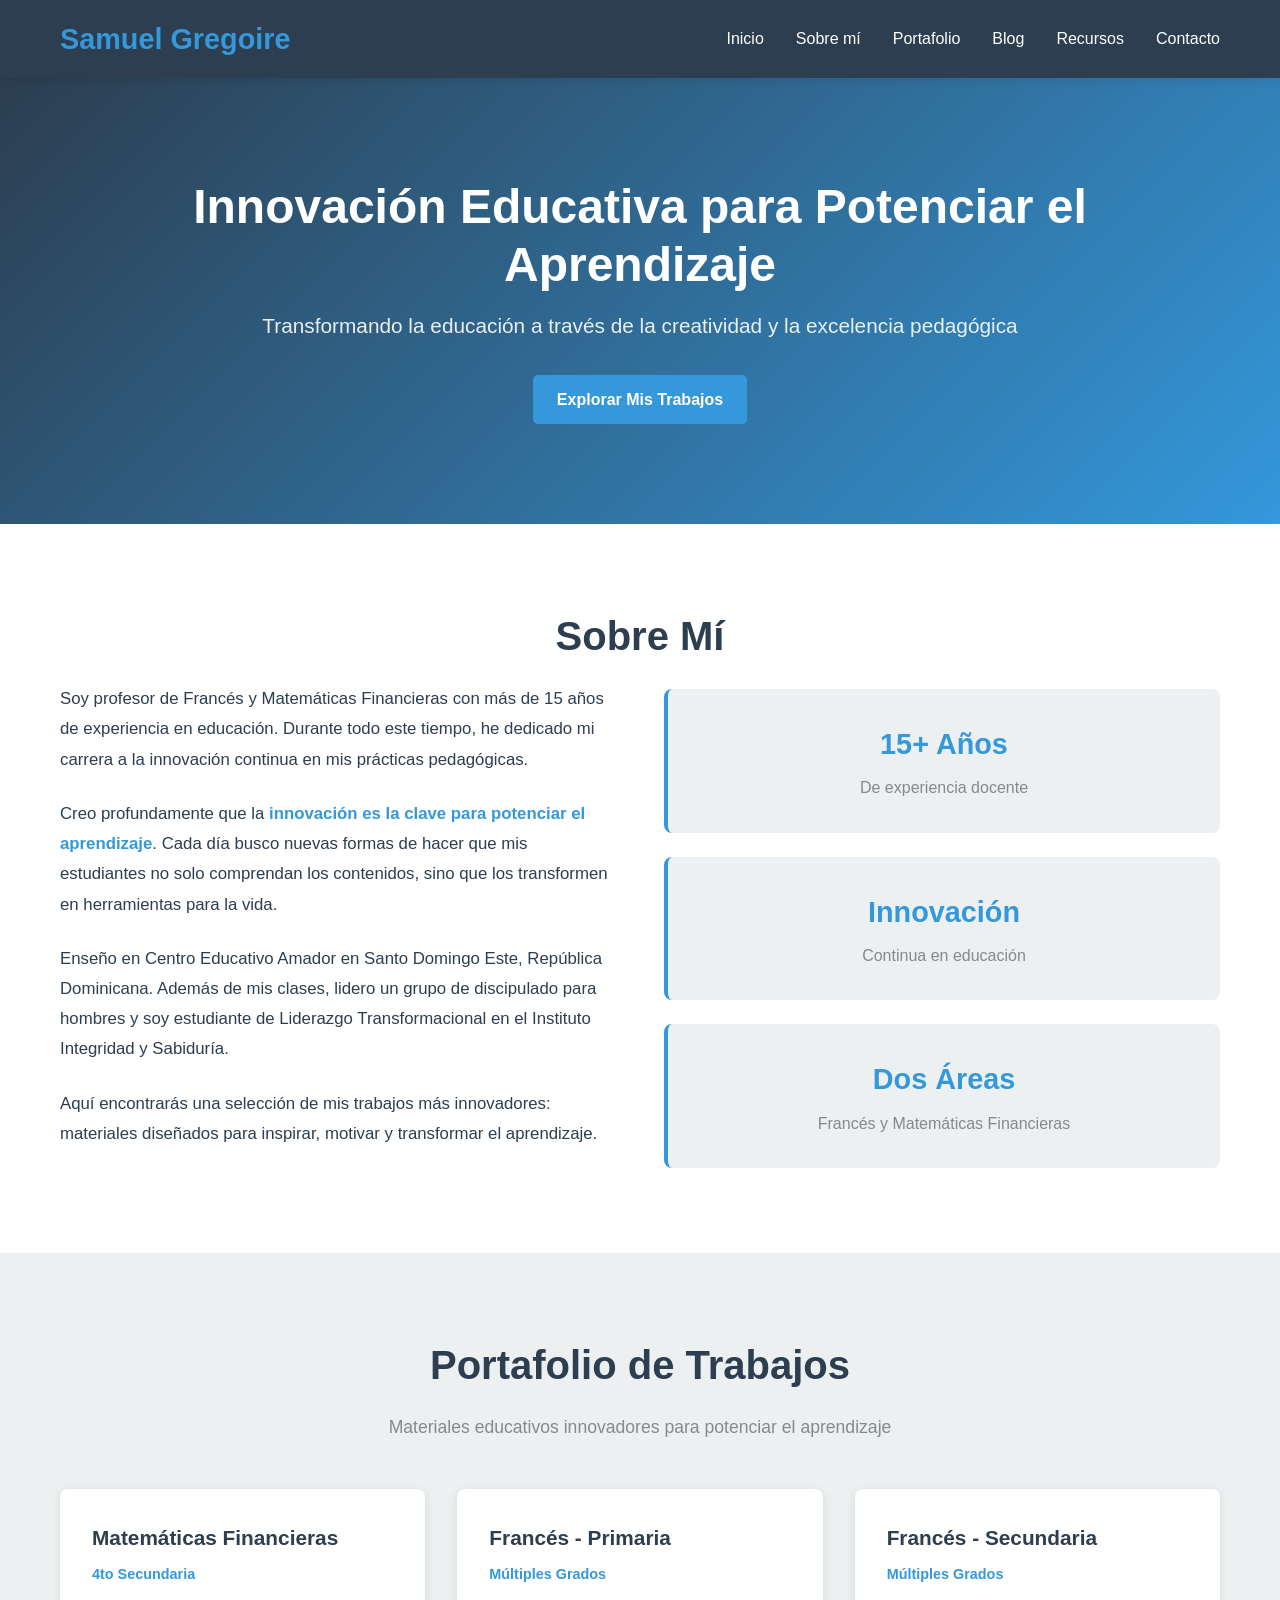
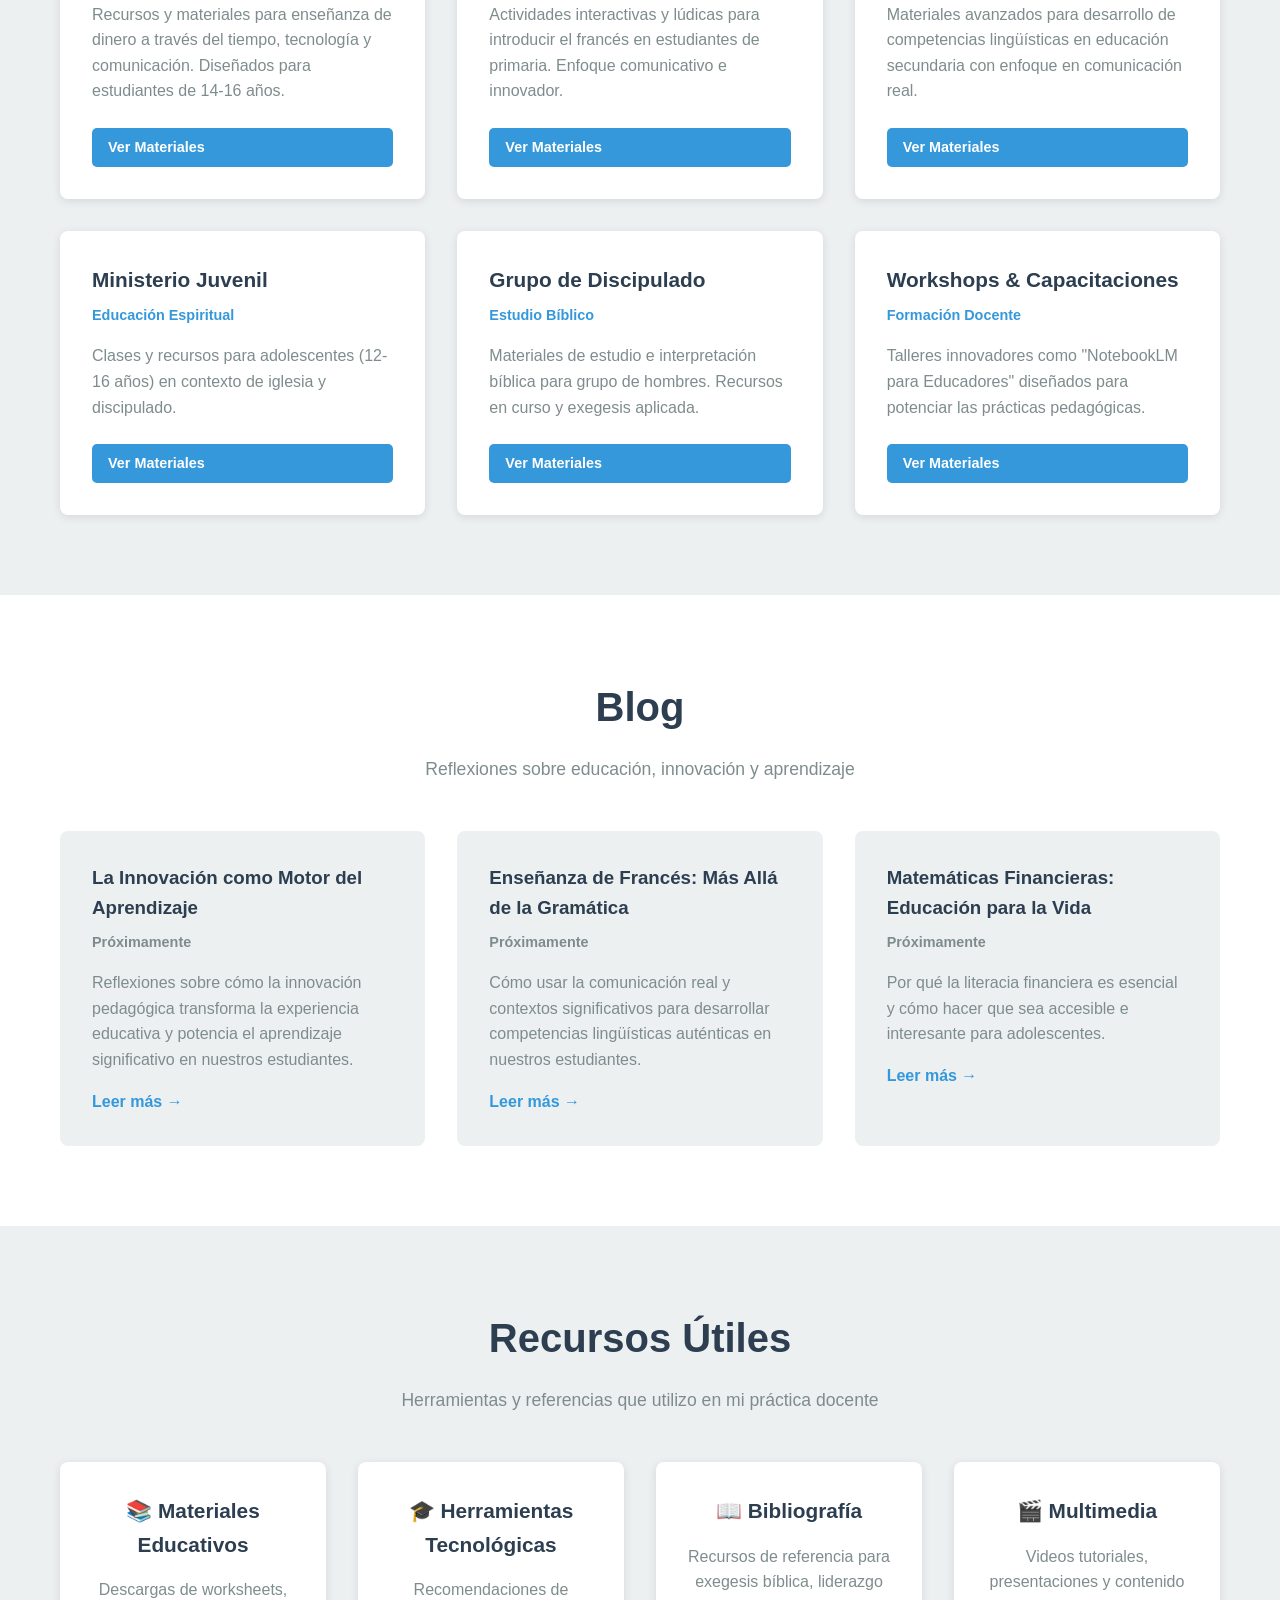
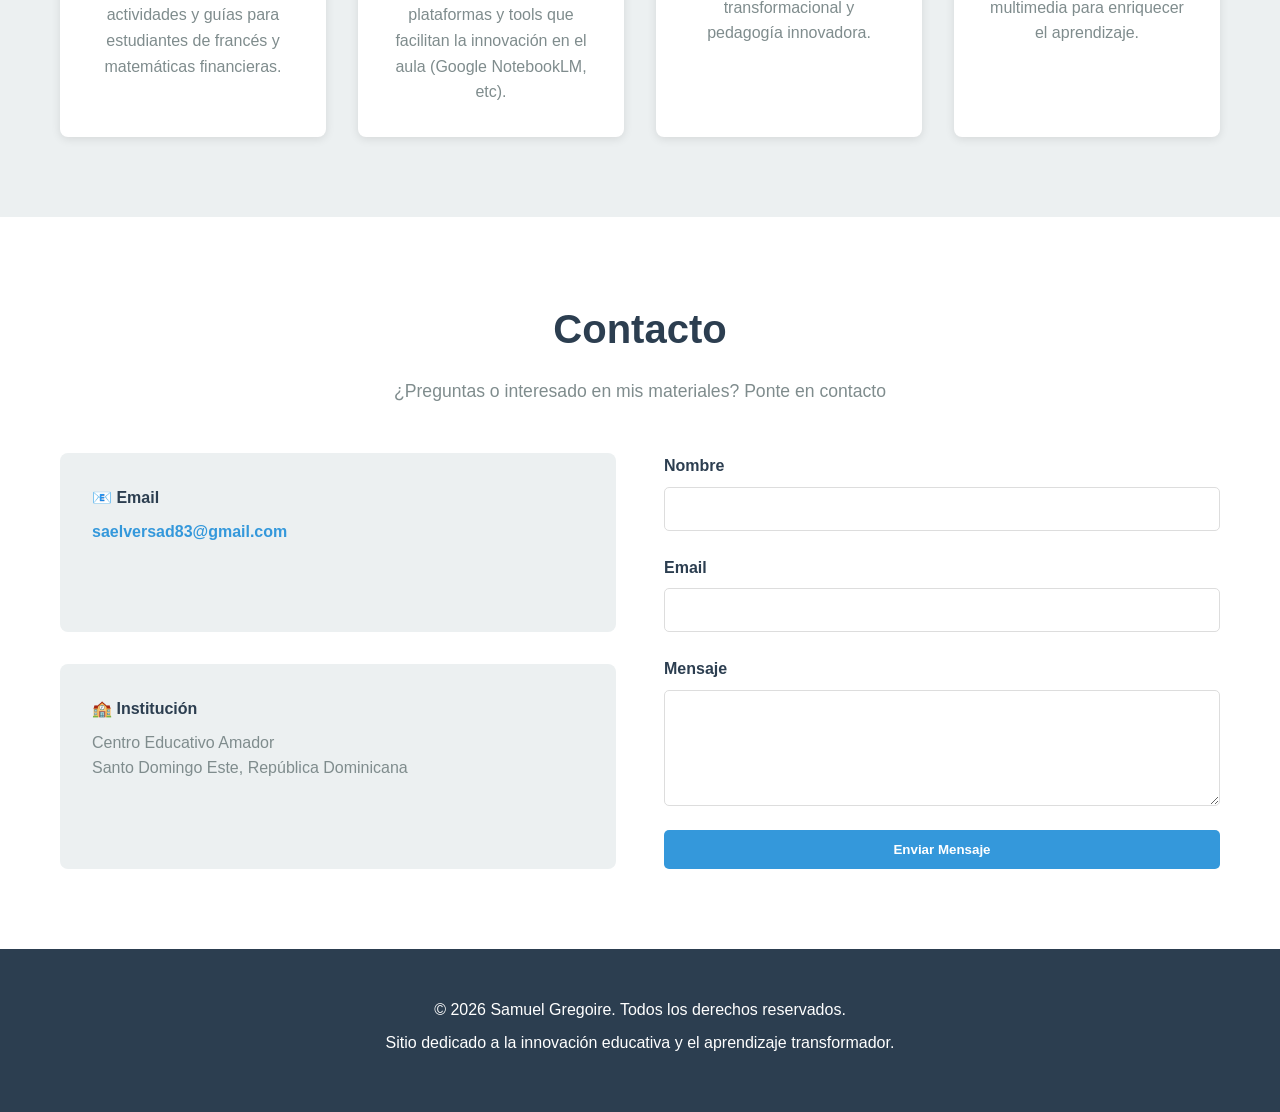
<file: index.html>
<!DOCTYPE html>
<html lang="es">
<head>
    <meta charset="UTF-8">
    <meta name="viewport" content="width=device-width, initial-scale=1.0">
    <title>Samuel Gregoire - Educador Innovador</title>
    <link rel="stylesheet" href="style.css">
</head>
<body>
    <!-- Navegación -->
    <nav class="navbar">
        <div class="container">
            <div class="logo">Samuel Gregoire</div>
            <ul class="nav-links">
                <li><a href="#inicio">Inicio</a></li>
                <li><a href="#sobre">Sobre mí</a></li>
                <li><a href="#portafolio">Portafolio</a></li>
                <li><a href="#blog">Blog</a></li>
                <li><a href="#recursos">Recursos</a></li>
                <li><a href="#contacto">Contacto</a></li>
            </ul>
        </div>
    </nav>

    <!-- Sección Inicio -->
    <section id="inicio" class="hero">
        <div class="container">
            <div class="hero-content">
                <h1>Innovación Educativa para Potenciar el Aprendizaje</h1>
                <p>Transformando la educación a través de la creatividad y la excelencia pedagógica</p>
                <a href="#portafolio" class="btn btn-primary">Explorar Mis Trabajos</a>
            </div>
        </div>
    </section>

    <!-- Sección Sobre Mí -->
    <section id="sobre" class="about">
        <div class="container">
            <h2>Sobre Mí</h2>
            <div class="about-content">
                <div class="about-text">
                    <p>Soy profesor de Francés y Matemáticas Financieras con más de 15 años de experiencia en educación. Durante todo este tiempo, he dedicado mi carrera a la innovación continua en mis prácticas pedagógicas.</p>

                    <p>Creo profundamente que la <strong>innovación es la clave para potenciar el aprendizaje</strong>. Cada día busco nuevas formas de hacer que mis estudiantes no solo comprendan los contenidos, sino que los transformen en herramientas para la vida.</p>

                    <p>Enseño en Centro Educativo Amador en Santo Domingo Este, República Dominicana. Además de mis clases, lidero un grupo de discipulado para hombres y soy estudiante de Liderazgo Transformacional en el Instituto Integridad y Sabiduría.</p>

                    <p>Aquí encontrarás una selección de mis trabajos más innovadores: materiales diseñados para inspirar, motivar y transformar el aprendizaje.</p>
                </div>
                <div class="about-highlights">
                    <div class="highlight-box">
                        <h3>15+ Años</h3>
                        <p>De experiencia docente</p>
                    </div>
                    <div class="highlight-box">
                        <h3>Innovación</h3>
                        <p>Continua en educación</p>
                    </div>
                    <div class="highlight-box">
                        <h3>Dos Áreas</h3>
                        <p>Francés y Matemáticas Financieras</p>
                    </div>
                </div>
            </div>
        </div>
    </section>

    <!-- Sección Portafolio -->
    <section id="portafolio" class="portfolio">
        <div class="container">
            <h2>Portafolio de Trabajos</h2>
            <p class="section-subtitle">Materiales educativos innovadores para potenciar el aprendizaje</p>

            <div class="portfolio-grid">
                <div class="portfolio-item">
                    <div class="portfolio-card">
                        <h3>Matemáticas Financieras</h3>
                        <p class="category">4to Secundaria</p>
                        <p>Recursos y materiales para enseñanza de dinero a través del tiempo, tecnología y comunicación. Diseñados para estudiantes de 14-16 años.</p>
                        <a href="#contacto" class="btn btn-small">Ver Materiales</a>
                    </div>
                </div>

                <div class="portfolio-item">
                    <div class="portfolio-card">
                        <h3>Francés - Primaria</h3>
                        <p class="category">Múltiples Grados</p>
                        <p>Actividades interactivas y lúdicas para introducir el francés en estudiantes de primaria. Enfoque comunicativo e innovador.</p>
                        <a href="#contacto" class="btn btn-small">Ver Materiales</a>
                    </div>
                </div>

                <div class="portfolio-item">
                    <div class="portfolio-card">
                        <h3>Francés - Secundaria</h3>
                        <p class="category">Múltiples Grados</p>
                        <p>Materiales avanzados para desarrollo de competencias lingüísticas en educación secundaria con enfoque en comunicación real.</p>
                        <a href="#contacto" class="btn btn-small">Ver Materiales</a>
                    </div>
                </div>

                <div class="portfolio-item">
                    <div class="portfolio-card">
                        <h3>Ministerio Juvenil</h3>
                        <p class="category">Educación Espiritual</p>
                        <p>Clases y recursos para adolescentes (12-16 años) en contexto de iglesia y discipulado.</p>
                        <a href="#contacto" class="btn btn-small">Ver Materiales</a>
                    </div>
                </div>

                <div class="portfolio-item">
                    <div class="portfolio-card">
                        <h3>Grupo de Discipulado</h3>
                        <p class="category">Estudio Bíblico</p>
                        <p>Materiales de estudio e interpretación bíblica para grupo de hombres. Recursos en curso y exegesis aplicada.</p>
                        <a href="#contacto" class="btn btn-small">Ver Materiales</a>
                    </div>
                </div>

                <div class="portfolio-item">
                    <div class="portfolio-card">
                        <h3>Workshops & Capacitaciones</h3>
                        <p class="category">Formación Docente</p>
                        <p>Talleres innovadores como "NotebookLM para Educadores" diseñados para potenciar las prácticas pedagógicas.</p>
                        <a href="#contacto" class="btn btn-small">Ver Materiales</a>
                    </div>
                </div>
            </div>
        </div>
    </section>

    <!-- Sección Blog -->
    <section id="blog" class="blog">
        <div class="container">
            <h2>Blog</h2>
            <p class="section-subtitle">Reflexiones sobre educación, innovación y aprendizaje</p>

            <div class="blog-grid">
                <article class="blog-post">
                    <h3>La Innovación como Motor del Aprendizaje</h3>
                    <p class="post-date">Próximamente</p>
                    <p>Reflexiones sobre cómo la innovación pedagógica transforma la experiencia educativa y potencia el aprendizaje significativo en nuestros estudiantes.</p>
                    <a href="#" class="read-more">Leer más →</a>
                </article>

                <article class="blog-post">
                    <h3>Enseñanza de Francés: Más Allá de la Gramática</h3>
                    <p class="post-date">Próximamente</p>
                    <p>Cómo usar la comunicación real y contextos significativos para desarrollar competencias lingüísticas auténticas en nuestros estudiantes.</p>
                    <a href="#" class="read-more">Leer más →</a>
                </article>

                <article class="blog-post">
                    <h3>Matemáticas Financieras: Educación para la Vida</h3>
                    <p class="post-date">Próximamente</p>
                    <p>Por qué la literacia financiera es esencial y cómo hacer que sea accesible e interesante para adolescentes.</p>
                    <a href="#" class="read-more">Leer más →</a>
                </article>
            </div>
        </div>
    </section>

    <!-- Sección Recursos -->
    <section id="recursos" class="recursos">
        <div class="container">
            <h2>Recursos Útiles</h2>
            <p class="section-subtitle">Herramientas y referencias que utilizo en mi práctica docente</p>

            <div class="recursos-grid">
                <div class="recurso-item">
                    <h3>📚 Materiales Educativos</h3>
                    <p>Descargas de worksheets, actividades y guías para estudiantes de francés y matemáticas financieras.</p>
                </div>
                <div class="recurso-item">
                    <h3>🎓 Herramientas Tecnológicas</h3>
                    <p>Recomendaciones de plataformas y tools que facilitan la innovación en el aula (Google NotebookLM, etc).</p>
                </div>
                <div class="recurso-item">
                    <h3>📖 Bibliografía</h3>
                    <p>Recursos de referencia para exegesis bíblica, liderazgo transformacional y pedagogía innovadora.</p>
                </div>
                <div class="recurso-item">
                    <h3>🎬 Multimedia</h3>
                    <p>Videos tutoriales, presentaciones y contenido multimedia para enriquecer el aprendizaje.</p>
                </div>
            </div>
        </div>
    </section>

    <!-- Sección Contacto -->
    <section id="contacto" class="contact">
        <div class="container">
            <h2>Contacto</h2>
            <p class="section-subtitle">¿Preguntas o interesado en mis materiales? Ponte en contacto</p>

            <div class="contact-content">
                <div class="contact-info">
                    <div class="contact-item">
                        <h4>📧 Email</h4>
                        <p><a href="mailto:saelversad83@gmail.com">saelversad83@gmail.com</a></p>
                    </div>
                    <div class="contact-item">
                        <h4>🏫 Institución</h4>
                        <p>Centro Educativo Amador</p>
                        <p>Santo Domingo Este, República Dominicana</p>
                    </div>
                </div>

                <form class="contact-form" action="https://formspree.io/f/xyzqwert" method="POST">
                    <div class="form-group">
                        <label for="name">Nombre</label>
                        <input type="text" id="name" name="name" required>
                    </div>
                    <div class="form-group">
                        <label for="email">Email</label>
                        <input type="email" id="email" name="email" required>
                    </div>
                    <div class="form-group">
                        <label for="message">Mensaje</label>
                        <textarea id="message" name="message" rows="5" required></textarea>
                    </div>
                    <button type="submit" class="btn btn-primary">Enviar Mensaje</button>
                </form>
            </div>
        </div>
    </section>

    <!-- Footer -->
    <footer class="footer">
        <div class="container">
            <p>&copy; 2026 Samuel Gregoire. Todos los derechos reservados.</p>
            <p>Sitio dedicado a la innovación educativa y el aprendizaje transformador.</p>
        </div>
    </footer>

    <script src="script.js"></script>
</body>
</html>
</file>
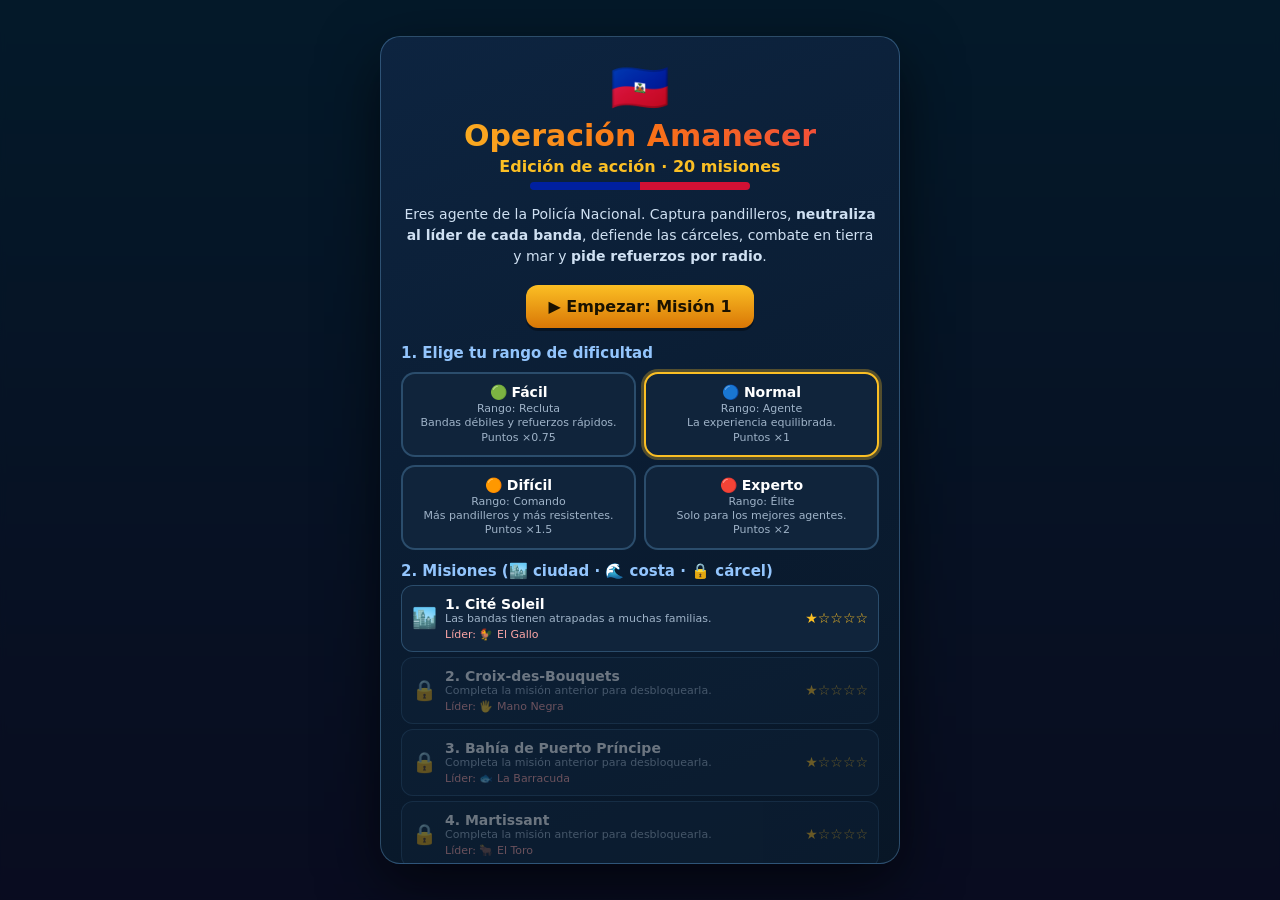
<file: operacion-amanecer/index.html>
<!DOCTYPE html>
<html lang="es">
<head>
<meta charset="utf-8">
<meta name="viewport" content="width=device-width,initial-scale=1,maximum-scale=1,user-scalable=no">
<title>Operación Amanecer: Haití</title>
<meta name="description" content="Juego de acción en español: captura a los pandilleros, rescata civiles y devuelve la paz a Haití.">
<meta name="theme-color" content="#0b1220">
<meta name="mobile-web-app-capable" content="yes">
<meta name="apple-mobile-web-app-capable" content="yes">
<meta name="apple-mobile-web-app-title" content="Op. Amanecer">
<meta name="apple-mobile-web-app-status-bar-style" content="black-translucent">
<link rel="manifest" href="manifest.json">
<link rel="icon" type="image/png" sizes="192x192" href="icons/icon-192.png">
<link rel="apple-touch-icon" href="icons/apple-touch-icon.png">
<style>
:root{--panel:rgba(8,20,36,.88);--line:rgba(125,200,255,.25)}
*{box-sizing:border-box;-webkit-tap-highlight-color:transparent}
html,body{margin:0;height:100%;background:#0b1220;color:#eaf3ff;font-family:system-ui,-apple-system,"Segoe UI",Roboto,sans-serif;overflow:hidden;touch-action:none;user-select:none;-webkit-user-select:none}
#c{position:fixed;inset:0;display:block}
#hud{position:fixed;top:6px;left:6px;right:6px;display:none;gap:6px;flex-wrap:wrap;align-items:center;z-index:5;pointer-events:none}
.st{background:var(--panel);border:1px solid var(--line);border-radius:12px;padding:5px 9px;font-size:12px;display:flex;align-items:center;gap:6px;box-shadow:0 4px 14px rgba(0,0,0,.35)}
.st b{font-size:14px}
.hp{width:90px;height:9px;background:#1e293b;border-radius:5px;overflow:hidden}
.hp i{display:block;height:100%;background:linear-gradient(90deg,#ef4444,#f59e0b,#22c55e);transition:width .2s}
.ib{pointer-events:auto;cursor:pointer;border:1px solid var(--line);background:var(--panel);color:#fff;border-radius:12px;font-size:16px;width:36px;height:32px;display:flex;align-items:center;justify-content:center}
.ib.off{opacity:.4}
#btns{margin-left:auto;display:flex;gap:6px}
#fire{position:fixed;right:22px;bottom:30px;width:96px;height:96px;border-radius:50%;border:3px solid rgba(255,255,255,.7);background:radial-gradient(circle at 35% 30%,#fca5a5,#dc2626 60%,#7f1d1d);color:#fff;font-weight:900;font-size:13px;display:none;align-items:center;justify-content:center;flex-direction:column;z-index:6;box-shadow:0 6px 22px rgba(0,0,0,.5);touch-action:none}
#fire span{font-size:30px;line-height:1}
#fire.on{transform:scale(.93);filter:brightness(1.2)}
#hint{position:fixed;left:16px;bottom:22px;font-size:12px;color:rgba(255,255,255,.6);z-index:4;display:none;pointer-events:none}
.modal{position:fixed;inset:0;background:rgba(2,8,16,.72);display:flex;align-items:center;justify-content:center;z-index:20;padding:14px;backdrop-filter:blur(3px)}
.card{background:linear-gradient(160deg,#0d2440,#081626);border:1px solid rgba(125,200,255,.3);border-radius:20px;padding:20px;max-width:520px;width:100%;max-height:92vh;overflow:auto;box-shadow:0 20px 60px rgba(0,0,0,.6);animation:pop .35s;text-align:center}
@keyframes pop{from{transform:scale(.9);opacity:0}to{transform:none;opacity:1}}
.card h1{margin:0 0 4px;font-size:30px;background:linear-gradient(90deg,#fbbf24,#f97316,#ef4444);-webkit-background-clip:text;background-clip:text;color:transparent}
.card h2{margin:4px 0 8px;font-size:22px}
.card p,.card li{font-size:14px;line-height:1.5;color:#cfe0f2}
.card ul{text-align:left;padding-left:20px;margin:8px 0}
.flag{height:8px;border-radius:4px;background:linear-gradient(90deg,#00209f 50%,#d21034 50%);margin:6px auto 12px;max-width:220px}
.big{font-size:48px;margin:2px 0}
.btn{border:0;border-radius:12px;padding:12px 22px;font-weight:800;font-size:16px;cursor:pointer;background:linear-gradient(#fbbf24,#d97706);color:#1a1200;box-shadow:0 3px 0 rgba(0,0,0,.35);font-family:inherit;margin:4px}
.btn.b2{background:linear-gradient(#475569,#334155);color:#fff}
.note{font-size:11.5px!important;color:#7f95ab!important}
.obj{display:inline-block;background:#10243b;border:1px solid var(--line);border-radius:10px;padding:6px 10px;margin:3px;font-size:14px}
#banner{position:fixed;left:50%;top:32%;transform:translate(-50%,-50%);z-index:15;font-size:26px;font-weight:900;padding:12px 24px;border-radius:16px;display:none;text-align:center;box-shadow:0 10px 40px rgba(0,0,0,.6);border:2px solid rgba(255,255,255,.6);white-space:nowrap}
#radio{position:fixed;right:30px;bottom:140px;width:86px;height:60px;border-radius:16px;border:2px solid rgba(255,255,255,.65);background:linear-gradient(#22c55e,#14532d);color:#fff;font-weight:800;font-size:11px;display:none;flex-direction:column;align-items:center;justify-content:center;z-index:6;box-shadow:0 6px 18px rgba(0,0,0,.5);cursor:pointer;touch-action:none}
#radio span{font-size:22px;line-height:1.1}
#radio .rb{position:absolute;top:-9px;right:-9px;background:#fbbf24;color:#1a1200;border-radius:999px;font-size:12px;min-width:22px;height:22px;display:flex;align-items:center;justify-content:center;padding:0 5px;border:2px solid #fff}
@media (pointer:fine){#radio{bottom:30px}#board{bottom:104px!important}}
#board{position:fixed;right:30px;bottom:212px;min-width:86px;height:52px;padding:0 10px;border-radius:16px;border:2px solid #fff;background:linear-gradient(#0ea5e9,#075985);color:#fff;font-weight:900;font-size:13px;display:none;align-items:center;justify-content:center;z-index:6;box-shadow:0 6px 18px rgba(0,0,0,.5);cursor:pointer;touch-action:none;animation:pulse 1s infinite}
@keyframes pulse{50%{transform:scale(1.07)}}
.mi .ld{font-size:11px;color:#fca5a5}
.rgrid,.dgrid{display:grid;grid-template-columns:1fr 1fr;gap:8px;margin:10px 0}
.rc,.dc{background:#10243b;border:2px solid var(--line);border-radius:14px;padding:10px 8px;color:#fff;cursor:pointer;font-family:inherit;text-align:center}
.rc .i{font-size:28px;line-height:1.2}.rc b,.dc b{display:block;font-size:14px}.rc small,.dc small{display:block;font-size:11px;color:#9fb3c8;margin-top:2px;line-height:1.3}
.rc:disabled{opacity:.45;cursor:default}
.rc .s{font-size:12px;font-weight:800;margin-top:4px}
.dc.sel{border-color:#fbbf24;box-shadow:0 0 0 3px rgba(251,191,36,.3)}
.card h3{margin:12px 0 2px;font-size:15px;color:#93c5fd;text-align:left}
.mi{display:flex;align-items:center;gap:8px;background:#10243b;border:1px solid var(--line);border-radius:12px;padding:10px;margin:5px 0;cursor:pointer;color:#fff;width:100%;font-family:inherit;font-size:14px;text-align:left}
.mi:disabled{opacity:.4;cursor:default}
.mi .stars{margin-left:auto;color:#fbbf24;white-space:nowrap}
.mi small{display:block;color:#9fb3c8;font-size:11px}
@media (max-width:480px){.st{padding:4px 7px;font-size:11px}.st b{font-size:13px}.hp{width:64px}#banner{font-size:20px}}
</style>
</head>
<body>
<canvas id="c"></canvas>
<div id="hud">
  <div class="st">📍 <b id="hLvl">Cité Soleil</b></div>
  <div class="st">❤️ <div class="hp"><i id="hHp"></i></div></div>
  <div class="st" id="hObj"></div>
  <div class="st">⭐ <b id="hSc">0</b></div>
  <div id="btns"><button class="ib" id="bMus">🎵</button><button class="ib" id="bFx">🔊</button><button class="ib" id="bPause">⏸️</button></div>
</div>
<div id="fire"><span>🎯</span>DISPARAR</div>
<div id="board"></div>
<div id="radio"><span>📻</span>REFUERZOS<div class="rb" id="rbN">0</div></div>
<div id="hint">Toca y arrastra para moverte</div>
<div id="banner"></div>
<div id="modal"></div>

<script>
"use strict";
const $=s=>document.querySelector(s);
const cl=(v,a,b)=>Math.max(a,Math.min(b,v));
const rand=(a,b)=>a+Math.random()*(b-a);
const pick=a=>a[Math.floor(Math.random()*a.length)];
const WS=1800,BK=300,RD=96;

/* ================= AUDIO ================= */
const Snd={ctx:null,musicOn:true,fxOn:true,step:0,next:0,intense:false};
function audioInit(){
 if(Snd.ctx){try{Snd.ctx.resume()}catch(e){}return}
 const AC=window.AudioContext||window.webkitAudioContext;if(!AC)return;
 const c=Snd.ctx=new AC();
 Snd.master=c.createGain();Snd.master.gain.value=.9;Snd.master.connect(c.destination);
 Snd.mus=c.createGain();Snd.mus.gain.value=.2;Snd.mus.connect(Snd.master);
 Snd.fx=c.createGain();Snd.fx.gain.value=.6;Snd.fx.connect(Snd.master);
 Snd.bassF=c.createBiquadFilter();Snd.bassF.type='lowpass';Snd.bassF.frequency.value=500;Snd.bassF.connect(Snd.mus);
 const b=c.createBuffer(1,c.sampleRate,c.sampleRate),d=b.getChannelData(0);for(let i=0;i<d.length;i++)d[i]=Math.random()*2-1;Snd.noise=b;
 Snd.next=c.currentTime+.1;setInterval(sched,25);
}
function env(g,t,a,p,d){g.gain.setValueAtTime(.0001,t);g.gain.exponentialRampToValueAtTime(p,t+a);g.gain.exponentialRampToValueAtTime(.0001,t+a+d)}
function osc(type,f,t,dur,vol,dest,f2){const c=Snd.ctx,o=c.createOscillator(),g=c.createGain();o.type=type;o.frequency.setValueAtTime(f,t);if(f2)o.frequency.exponentialRampToValueAtTime(f2,t+dur);env(g,t,.006,vol,dur);o.connect(g);g.connect(dest);o.start(t);o.stop(t+dur+.05)}
function noise(t,dur,vol,dest,type,freq){const c=Snd.ctx,s=c.createBufferSource(),f=c.createBiquadFilter(),g=c.createGain();s.buffer=Snd.noise;f.type=type;f.frequency.value=freq;env(g,t,.004,vol,dur);s.connect(f);f.connect(g);g.connect(dest);s.start(t,Math.random()*.5);s.stop(t+dur+.05)}
const mtof=m=>440*Math.pow(2,(m-69)/12);
const BPM=128,SD=60/BPM/4;
const CH=[[50,53,57],[46,50,53],[48,52,55],[45,49,52]];
function sched(){const c=Snd.ctx;while(Snd.next<c.currentTime+.15){mstep(Snd.step,Snd.next);Snd.next+=SD;Snd.step=(Snd.step+1)%64}}
function mstep(s,t){
 if(!Snd.musicOn||G.state!=='play')return;
 const ch=CH[Math.floor(s/16)],k=s%16,M=Snd.mus;
 if(k%4===0)osc('sine',150,t,.18,.9,M,42);
 if(k===4||k===12){noise(t,.13,.32,M,'highpass',1700);osc('triangle',200,t,.07,.18,M,130)}
 noise(t,.03,k%2?.05:.1,M,'highpass',7500);
 if(k%2===0)osc('sawtooth',mtof(ch[0]-24+(k===10||k===14?12:0)),t,SD*1.4,.3,Snd.bassF);
 const arp=[0,1,2,1,0,2,1,2];if(k%2===1||Snd.intense)osc('square',mtof(ch[arp[k%8]]+12),t,SD*.8,Snd.intense?.05:.035,M);
 if(k===0&&s%32===0)osc('sawtooth',mtof(ch[2]+12),t,SD*6,.04,M);
}
function fx(fn){if(!Snd.ctx||!Snd.fxOn)return;fn(Snd.ctx.currentTime+.005)}
const SFX={
 shoot(){fx(t=>{osc('square',1200,t,.07,.06,Snd.fx,500);noise(t,.04,.08,Snd.fx,'highpass',3000)})},
 eshoot(){fx(t=>noise(t,.08,.07,Snd.fx,'bandpass',900))},
 hit(){fx(t=>osc('triangle',300,t,.06,.12,Snd.fx,150))},
 capture(){fx(t=>{osc('square',523,t,.08,.1,Snd.fx);osc('square',784,t+.07,.08,.1,Snd.fx);osc('square',1047,t+.14,.15,.1,Snd.fx)})},
 rescue(){fx(t=>[72,76,79,84].forEach((n,i)=>osc('triangle',mtof(n),t+i*.07,.22,.18,Snd.fx)))},
 hurt(){fx(t=>{osc('sawtooth',180,t,.18,.2,Snd.fx,80);noise(t,.12,.15,Snd.fx,'lowpass',800)})},
 bad(){fx(t=>{osc('square',300,t,.15,.12,Snd.fx);osc('square',220,t+.15,.25,.12,Snd.fx)})},
 pickup(){fx(t=>{osc('sine',880,t,.08,.15,Snd.fx,1320);osc('sine',1320,t+.08,.12,.12,Snd.fx,1760)})},
 boom(){fx(t=>{noise(t,.6,.5,Snd.fx,'lowpass',500);osc('sine',90,t,.5,.7,Snd.fx,30)})},
 win(){fx(t=>[60,64,67,72,67,72,76,79].forEach((n,i)=>osc('square',mtof(n),t+i*.13,.28,.1,Snd.fx)))},
 lose(){fx(t=>[64,62,60,55].forEach((n,i)=>osc('triangle',mtof(n),t+i*.3,.5,.2,Snd.fx)))},
 radio(){fx(t=>{noise(t,.25,.12,Snd.fx,'bandpass',1800);osc('sine',1500,t+.22,.07,.12,Snd.fx);osc('sine',1500,t+.33,.07,.12,Snd.fx)})},
 ashoot(){fx(t=>{osc('square',900,t,.05,.03,Snd.fx,450)})},
 mg(){fx(t=>noise(t,.05,.12,Snd.fx,'bandpass',1400))},
 rocket(){fx(t=>{noise(t,.5,.18,Snd.fx,'bandpass',600);osc('sawtooth',300,t,.5,.06,Snd.fx,90)})},
 alarm(){fx(t=>{for(let i=0;i<3;i++){osc('sawtooth',660,t+i*.32,.15,.1,Snd.fx);osc('sawtooth',500,t+i*.32+.16,.15,.1,Snd.fx)}})}
};
let esVoice=null;
function loadVoices(){if(!('speechSynthesis' in window))return;const v=speechSynthesis.getVoices();esVoice=v.find(x=>/^es[-_](419|MX|US|DO|CO|AR)/i.test(x.lang))||v.find(x=>/^es/i.test(x.lang))||null}
if('speechSynthesis' in window){loadVoices();speechSynthesis.onvoiceschanged=loadVoices}
let lastSay=0;
function say(t,force){if(!Snd.fxOn||!('speechSynthesis' in window))return;const now=performance.now();if(!force&&now-lastSay<3500)return;lastSay=now;
 try{speechSynthesis.cancel();const u=new SpeechSynthesisUtterance(t);u.lang=esVoice?esVoice.lang:'es-ES';if(esVoice)u.voice=esVoice;u.rate=1.08;speechSynthesis.speak(u)}catch(e){}}

SFX.cannon=()=>fx(t=>{noise(t,.7,.7,Snd.fx,'lowpass',350);osc('sine',70,t,.6,.9,Snd.fx,25)});
SFX.engine=()=>fx(t=>{osc('sawtooth',60,t,.6,.12,Snd.fx,120);noise(t,.5,.1,Snd.fx,'lowpass',400)});
SFX.splash=()=>fx(t=>noise(t,.6,.35,Snd.fx,'bandpass',500));

/* ================= MISIONES ================= */
// lead: [nombre, icono, 1=en barco, color pañuelo]
const LEVELS=[
 {n:'Cité Soleil',t:'city',st:1,cap:8,res:4,max:4,fast:.05,barr:5,g:'#d9c59a',lead:['El Gallo','🐓',0,'#dc2626'],sub:'Las bandas tienen atrapadas a muchas familias.',b:'Agente, las bandas han tomado Cité Soleil. Capture a los pandilleros, rescate a las familias y neutralice a su líder, El Gallo.'},
 {n:'Croix-des-Bouquets',t:'city',st:1,cap:10,res:5,max:5,fast:.1,barr:10,g:'#cdb98c',lead:['Mano Negra','🖐️',0,'#111827'],sub:'Barricadas en llamas bloquean las calles.',b:'Croix-des-Bouquets está llena de barricadas. Destrúyalas y atrape al líder, Mano Negra.'},
 {n:'Bahía de Puerto Príncipe',t:'coast',st:1,cap:6,res:3,max:4,fast:.05,barr:3,boats:2,g:'#d6c49b',lead:['La Barracuda','🐟',1,'#0ea5e9'],sub:'Lanchas de las bandas atacan desde el mar.',b:'¡Ataque por mar en la bahía de Puerto Príncipe! Suba a la lancha de la patrulla marítima en el muelle y hunda las lanchas de La Barracuda.'},
 {n:'Martissant',t:'city',st:1,cap:12,res:5,max:5,fast:.15,barr:8,g:'#d2bd90',lead:['El Toro','🐂',0,'#7c2d12'],sub:'Las bandas controlan la entrada sur de la capital.',b:'Martissant es la puerta sur de la capital. Libere la zona y capture a El Toro.'},
 {n:'Penitenciaría Nacional',t:'prison',st:2,cap:0,res:0,max:5,fast:.1,barr:4,defend:60,g:'#cfc0a0',lead:['El Cuervo','🐦',0,'#1f2937'],sub:'Las bandas quieren liberar a sus jefes presos.',b:'El Cuervo dirige un asalto contra la Penitenciaría Nacional. Defienda la cárcel durante sesenta segundos y neutralice a El Cuervo cuando aparezca.'},
 {n:'Ruta Nacional 1',t:'city',st:2,cap:14,res:6,max:6,fast:.4,barr:8,g:'#c7b07e',lead:['El Motorista','🏍️',0,'#ea580c'],sub:'Pandilleros en moto extorsionan a los camiones.',b:'Las bandas bloquean la Ruta Nacional uno. Cuidado con las motos de El Motorista.'},
 {n:'Puerto de Saint-Marc',t:'coast',st:2,cap:8,res:4,max:5,fast:.1,barr:4,boats:4,g:'#d4c095',lead:['El Contrabandista','📦',1,'#a16207'],sub:'Contrabando de armas por mar.',b:'El Contrabandista recibe armas por mar en Saint-Marc. Hunda sus lanchas y capture su barco.'},
 {n:'Arcahaie',t:'coast',st:2,cap:10,res:5,max:5,fast:.2,barr:6,boats:3,g:'#d8c8a0',lead:['La Serpiente','🐍',0,'#16a34a'],sub:'Ataques por tierra y mar a los pescadores.',b:'En Arcahaie, La Serpiente ataca a los pescadores por tierra y por mar. Proteja la costa.'},
 {n:'Cárcel de Croix-des-Bouquets',t:'prison',st:3,cap:0,res:0,max:6,fast:.15,barr:6,defend:75,g:'#c9b48a',lead:['El Martillo','🔨',0,'#57534e'],sub:'Un asalto masivo contra la cárcel civil.',b:'El Martillo quiere derribar los muros de la cárcel de Croix-des-Bouquets. Resista setenta y cinco segundos.'},
 {n:'Bel-Air',t:'city',st:3,cap:12,res:5,max:6,fast:.2,barr:8,g:'#d9c59a',lead:['El Escorpión','🦂',0,'#b91c1c'],sub:'El Escorpión domina el barrio.',b:'Bel Air está bajo el control de El Escorpión. Capture a sus hombres y él saldrá a enfrentarle.'},
 {n:'Isla de la Gonâve',t:'coast',st:3,cap:10,res:5,max:5,fast:.15,barr:4,boats:5,g:'#dcc9a0',lead:['El Pulpo','🐙',1,'#7e22ce'],sub:'Las bandas usan la isla como base naval.',b:'El Pulpo usa la isla de la Gonâve como base naval. Destruya su flota.'},
 {n:'Gonaïves',t:'city',st:3,cap:16,res:7,max:7,fast:.25,barr:10,g:'#cdb98c',lead:['El Zorro','🦊',0,'#c2410c'],sub:'La ciudad de la independencia necesita ayuda.',b:'Gonaïves, la ciudad de la independencia, necesita su ayuda. Atrape a El Zorro.'},
 {n:'Valle del Artibonite',t:'city',st:4,cap:18,res:7,max:7,fast:.45,barr:8,g:'#c2ab78',lead:['El Halcón','🦅',0,'#92400e'],sub:'Los campesinos huyen de los ataques.',b:'En el Valle del Artibonite, El Halcón ataca a los campesinos. Proteja a las familias del campo.'},
 {n:'Puerto de Cabo Haitiano',t:'coast',st:4,cap:10,res:4,max:6,fast:.2,barr:4,boats:5,g:'#d6c49b',lead:['Capitán Tiburón','🦈',1,'#0f172a'],sub:'El Capitán Tiburón comanda un barco pirata.',b:'El Capitán Tiburón ataca el puerto de Cabo Haitiano. Hunda sus lanchas y él aparecerá con su barco.'},
 {n:'Prisión de Cabo Haitiano',t:'prison',st:4,cap:0,res:0,max:7,fast:.2,barr:6,defend:90,g:'#cfc0a0',lead:['El Fantasma','👻',0,'#e5e7eb'],sub:'Intento de fuga masiva.',b:'El Fantasma organiza una fuga en la prisión de Cabo Haitiano. Defienda los muros noventa segundos.'},
 {n:'Costa de Jacmel',t:'coast',st:4,cap:14,res:6,max:6,fast:.25,barr:6,boats:6,g:'#dcc9a0',lead:['El Cocodrilo','🐊',1,'#15803d'],sub:'Desembarcos en la costa sur.',b:'El Cocodrilo desembarca hombres en la costa de Jacmel. Combata en tierra y en el mar.'},
 {n:'Los Cayos',t:'coast',st:5,cap:16,res:7,max:7,fast:.3,barr:8,boats:7,g:'#d4c095',lead:['El Almirante Negro','⚓',1,'#1e1b4b'],sub:'Gran ofensiva por mar en el sur.',b:'El Almirante Negro lanza una gran ofensiva por mar en Los Cayos. Use la patrulla marítima y el buque de la Guardia Costera.'},
 {n:'Mirebalais',t:'city',st:5,cap:20,res:8,max:8,fast:.35,barr:12,g:'#c7b07e',lead:['El Jaguar','🐆',0,'#ca8a04'],sub:'Las bandas toman la meseta central.',b:'El Jaguar avanza sobre Mirebalais. Deténgalo antes de que llegue a la meseta central.'},
 {n:'Gran fuga: Penitenciaría',t:'prison',st:5,cap:0,res:0,max:8,fast:.3,barr:8,defend:120,g:'#cfc0a0',lead:['El Rey de la Fuga','👑',0,'#facc15'],sub:'El ataque final contra la cárcel.',b:'El Rey de la Fuga une a todas las bandas contra la Penitenciaría Nacional. Resista dos minutos. ¡No pueden escapar!'},
 {n:'Puerto Príncipe: El Gran Lobo',t:'city',st:5,cap:14,res:6,max:8,fast:.3,barr:8,final:true,g:'#d4c095',lead:['El Gran Lobo','🐺',0,'#b91c1c'],sub:'El último cabecilla se esconde en el centro.',b:'Misión final en Puerto Príncipe. Capture a sus hombres y El Gran Lobo saldrá a enfrentarle. ¡Devuelva la paz a Haití!'}
];
const TICON={city:'🏙️',coast:'🌊',prison:'🔒'};
const HOUSE=['#f472b6','#60a5fa','#fbbf24','#34d399','#f87171','#a78bfa','#fb923c','#2dd4bf','#facc15','#e879f9'];
const ROOF=['#94a3b8','#b45309','#64748b','#0e7490','#9a3412','#a8a29e'];
const SKIN=['#5b3a24','#6b4429','#4a2e1c','#7a4e2f','#3d2617'];
const SHIRT=['#ef4444','#22c55e','#3b82f6','#eab308','#ec4899','#f97316','#14b8a6','#ffffff','#a855f7'];

/* ================= DIFICULTAD Y REFUERZOS ================= */
const DIFFS=[
 {n:'Fácil',rank:'Recluta',icon:'🟢',desc:'Bandas débiles y refuerzos rápidos.',ehp:.7,edmg:.55,ecd:1.4,esp:.9,max:-1,cap:.75,cd:.6,score:.75},
 {n:'Normal',rank:'Agente',icon:'🔵',desc:'La experiencia equilibrada.',ehp:1,edmg:1,ecd:1,esp:1,max:0,cap:1,cd:1,score:1},
 {n:'Difícil',rank:'Comando',icon:'🟠',desc:'Más pandilleros y más resistentes.',ehp:1.3,edmg:1.35,ecd:.8,esp:1.1,max:2,cap:1.25,cd:1.3,score:1.5},
 {n:'Experto',rank:'Élite',icon:'🔴',desc:'Solo para los mejores agentes.',ehp:1.6,edmg:1.7,ecd:.65,esp:1.2,max:4,cap:1.5,cd:1.6,score:2}];
const G={state:'menu',lvl:0,score:0,shake:0,t:0,diff:1,rcd:{},rotorT:0,prisoners:0};
let D=DIFFS[1];
const curL=()=>{const L=LEVELS[G.lvl];return{...L,boats:L.boats||0,defend:L.defend||0,cap:L.cap?Math.max(4,Math.round(L.cap*D.cap)):0,max:Math.max(3,L.max+D.max)}};
const REIN={
 gsf:{short:'GSF',icon:'🛡️',desc:'3 soldados de la Fuerza de Supresión de Pandillas.',cd:30,count:3,hp:130,dmg:30,rate:.5,col:'#14532d',helm:'#16a34a',tag:'GSF',dur:40,say:'Aquí la GSF, Fuerza de Supresión de Pandillas. Vamos en camino, agente.'},
 priv:{short:'Seguridad privada',icon:'🕶️',desc:'2 escoltas rápidos con mucha cadencia de fuego.',cd:24,count:2,hp:90,dmg:24,rate:.3,col:'#111827',helm:'#374151',tag:'SEG. PRIVADA',dur:35,say:'Equipo de seguridad privada desplegado.'},
 usa:{short:'Unidad EE. UU.',icon:'🇺🇸',desc:'2 operadores antipandillas de élite.',cd:45,count:2,hp:160,dmg:55,rate:.4,col:'#a16207',helm:'#57534e',tag:'EE. UU.',dur:32,say:'Unidad especial antipandillas de Estados Unidos, en posición.'},
 slv:{short:'Unidad El Salvador',icon:'🇸🇻',desc:'3 agentes expertos en operaciones antipandillas.',cd:45,count:3,hp:140,dmg:40,rate:.42,col:'#1e3a8a',helm:'#0f172a',tag:'EL SALVADOR',dur:32,say:'Unidad antipandillas de El Salvador, lista para operar.'},
 colombia:{short:'Tanques de Colombia',icon:'🇨🇴',desc:'Un tanque blindado con cañón pesado, operado por Colombia.',cd:60,tank:true,hp:650,dmg:120,rate:1.6,dur:35,say:'Unidad de tanques de Colombia en camino. Blindaje listo para el combate.'},
 patrol:{short:'Patrulla marítima',icon:'🚤',desc:'2 lanchas de la policía patrullan la costa.',cd:35,coast:true,count:2,boat:true,hp:220,dmg:35,rate:.3,dur:40,say:'Patrulla marítima de la policía en camino.'},
 ship:{short:'Buque Guardia Costera',icon:'🚢',desc:'Buque armado que bombardea las lanchas enemigas.',cd:60,coast:true,ship:true,dur:30,say:'Buque de la Guardia Costera en posición. Abriendo fuego.'},
 hatk:{short:'Helicóptero de ataque',icon:'🚁',desc:'Dispara desde el aire y lanza cohetes.',cd:55,heli:'atk',dur:16,say:'Helicóptero de ataque en camino. Mantengan a los civiles a salvo.'},
 hres:{short:'Helicóptero de rescate',icon:'🚑',desc:'Te cura por completo y evacúa hasta 3 civiles.',cd:50,heli:'res',dur:24,say:'Helicóptero de rescate en camino.'}};
let unlocked=1;try{unlocked=Math.max(1,+localStorage.getItem('oa_unlock20')||1)}catch(e){}

/* ================= ESTADO ================= */
let W=null,P=null,PBOAT=null,EN=[],BT=[],PB=[],EB=[],CV=[],PK=[],FXP=[],TX=[],AL=[],HE=[],RK=[],LN=[];
let seedV=1;const srnd=()=>(seedV=(seedV*16807)%2147483647,(seedV-1)/2147483646);

function genWorld(L){
 seedV=1234+G.lvl*999;
 const coast=L.t==='coast',prison=L.t==='prison';
 const w={rects:[],houses:[],stalls:[],palms:[],parks:[],plazas:[],taps:[],barr:[],piers:[],cells:[],inmates:[],sea:coast,seaY:1300,prison:null,base:null};
 const okArea=(x,y,m=30)=>!(coast&&y>1170)&&!(prison&&x>600-m&&x<1200+m&&y>600-m&&y<1200+m);
 const baseB=coast?[0,3]:[0,5];
 if(prison){const pr={x:630,y:630,w:540,h:540,hp:1000,max:1000};w.prison=pr;const T=18;
  [[pr.x,pr.y,pr.w,T],[pr.x,pr.y,T,pr.h],[pr.x+pr.w-T,pr.y,T,pr.h],[pr.x,pr.y+pr.h-T,225,T],[pr.x+pr.w-225,pr.y+pr.h-T,225,T]].forEach(a=>w.rects.push({x:a[0],y:a[1],w:a[2],h:a[3],wall:true}));
  [[690,690,170,110],[940,690,170,110],[690,870,110,150],[1000,870,110,150]].forEach(a=>{const c={x:a[0],y:a[1],w:a[2],h:a[3]};w.rects.push(c);w.cells.push(c)});
  for(let i=0;i<12;i++)w.inmates.push({x:rand(830,970),y:rand(840,1110),a:rand(0,6),t:0,vx:0,vy:0,sk:pick(SKIN)})}
 for(let bx=0;bx<6;bx++)for(let by=0;by<6;by++){
  const x0=bx*BK+RD/2,y0=by*BK+RD/2,S=BK-RD,r=srnd();
  if(coast&&by>=4)continue;
  if(prison&&bx>=2&&bx<=3&&by>=2&&by<=3)continue;
  if(bx===baseB[0]&&by===baseB[1]){const p={x:x0,y:y0,w:S,h:S,base:true};w.parks.push(p);w.base=p;continue}
  if(r<.12){w.plazas.push({x:x0,y:y0,w:S,h:S});for(let i=0;i<4;i++){const st={x:x0+20+(i%2)*110,y:y0+30+Math.floor(i/2)*100,w:62,h:44,c:pick(HOUSE),c2:pick(HOUSE)};w.stalls.push(st);w.rects.push(st)}}
  else if(r<.22){w.parks.push({x:x0,y:y0,w:S,h:S});for(let i=0;i<5;i++)w.palms.push({x:x0+25+srnd()*(S-50),y:y0+25+srnd()*(S-50),s:22+srnd()*12,a:srnd()*6})}
  else{const half=S/2;for(let i=0;i<4;i++){if(srnd()<.12)continue;const hw=half-12-srnd()*20,hh=half-12-srnd()*20;
   const h={x:x0+(i%2)*half+6+(i%2?half-12-hw:0),y:y0+Math.floor(i/2)*half+6+(i>1?half-12-hh:0),w:hw,h:hh,c:HOUSE[Math.floor(srnd()*HOUSE.length)],roof:ROOF[Math.floor(srnd()*ROOF.length)],tank:srnd()<.4};w.houses.push(h);w.rects.push(h)}
   if(srnd()<.5)w.palms.push({x:x0+S/2,y:y0+S/2,s:20,a:srnd()*6})}}
 if(coast){[450,1050,1560].forEach(px=>w.piers.push({x:px-22,y:w.seaY-12,w:44,h:250}));for(let i=0;i<14;i++)w.palms.push({x:60+i*125+srnd()*40,y:1262+srnd()*20,s:18+srnd()*8,a:srnd()*6})}
 const bc={x:w.base.x+w.base.w/2,y:w.base.y+w.base.h/2};
 for(let i=0;i<10;i++){const hor=srnd()<.5,k=1+Math.floor(srnd()*5),along=RD+srnd()*(WS-2*RD);
  const t=hor?{x:along,y:k*BK+12,w:74,h:30}:{x:k*BK+12,y:along,w:30,h:74};t.c=pick(HOUSE);t.c2=pick(HOUSE);t.hor=hor;
  if(Math.hypot(t.x-bc.x,t.y-bc.y)<300||!okArea(t.x,t.y,60)||!okArea(t.x+t.w,t.y+t.h,60))continue;w.taps.push(t);w.rects.push(t)}
 for(let i=0;i<L.barr*2&&w.barr.length<L.barr;i++){const kx=1+Math.floor(srnd()*5),ky=1+Math.floor(srnd()*5),hor=srnd()<.5;const b={x:hor?kx*BK+BK/2:kx*BK,y:hor?ky*BK:ky*BK+BK/2,r:26,hp:70};
  if(!okArea(b.x,b.y,40)||Math.hypot(b.x-bc.x,b.y-bc.y)<250)continue;
  if(w.rects.some(r=>b.x+30>r.x&&b.x-30<r.x+r.w&&b.y+30>r.y&&b.y-30<r.y+r.h))continue;w.barr.push(b)}
 return w;
}
function blocked(x,y,r){
 if(x<r||y<r||x>WS-r||y>WS-r)return true;
 if(W.sea&&y+r*.4>W.seaY){let ok=false;for(const p of W.piers)if(x>p.x+2&&x<p.x+p.w-2&&y<p.y+p.h)ok=true;if(!ok)return true}
 for(const b of W.rects){if(x+r>b.x&&x-r<b.x+b.w&&y+r>b.y&&y-r<b.y+b.h){const nx=cl(x,b.x,b.x+b.w),ny=cl(y,b.y,b.y+b.h);if((x-nx)**2+(y-ny)**2<r*r)return true}}
 for(const c of W.barr)if(c.hp>0&&(x-c.x)**2+(y-c.y)**2<(r+c.r)**2)return true;
 return false;
}
function boatBlocked(x,y,r){if(!W.sea||x<r||x>WS-r||y>WS-r*.6||y-r<W.seaY+6)return true;for(const p of W.piers)if(x+r>p.x&&x-r<p.x+p.w&&y-r<p.y+p.h)return true;return false}
function inRect(x,y){for(const b of W.rects)if(x>b.x&&x<b.x+b.w&&y>b.y&&y<b.y+b.h)return true;return false}
function moveEnt(e,dx,dy,fn,r){fn=fn||blocked;r=r||e.r;let m=0;if(!fn(e.x+dx,e.y,r)){e.x+=dx;m++}if(!fn(e.x,e.y+dy,r)){e.y+=dy;m++}return m}
function roadPoint(minD){for(let i=0;i<80;i++){const k=Math.floor(rand(0,7)),a=rand(40,WS-40),off=rand(-28,28);const p=Math.random()<.5?{x:cl(k*BK+off,30,WS-30),y:a}:{x:a,y:cl(k*BK+off,30,WS-30)};
 if(!blocked(p.x,p.y,18)&&(!W.prison||!(p.x>620&&p.x<1180&&p.y>620&&p.y<1180))&&(!P||Math.hypot(p.x-P.x,p.y-P.y)>minD))return p}return{x:W.base.x+40,y:W.base.y+40}}
function landPointNear(x,y,maxR){maxR=maxR||90;for(let R=25;R<=maxR;R+=15)for(let k=0;k<13;k++){const a=-Math.PI/2+(k%2?1:-1)*Math.ceil(k/2)*.45;const px=x+Math.cos(a)*R,py=y+Math.sin(a)*R;if(!blocked(px,py,16))return{x:px,y:py}}return null}
const angLerp=(a,b,k)=>{let d=b-a;while(d>Math.PI)d-=6.2832;while(d<-Math.PI)d+=6.2832;return a+d*Math.min(1,k)};

function startLevel(){
 const L=curL();W=genWorld(L);
 P={x:W.base.x+W.base.w/2,y:W.base.y+W.base.h/2,r:16,hp:100,ang:-Math.PI/2,bang:Math.PI/2,cd:0,shield:0,triple:0,inv:0,inBoat:false};
 PBOAT=W.sea?{x:W.piers[0].x+22,y:W.piers[0].y+W.piers[0].h+40,ang:Math.PI/2}:null;
 EN=[];BT=[];PB=[];EB=[];CV=[];PK=[];FXP=[];TX=[];AL=[];HE=[];RK=[];LN=[];
 Object.assign(G,{cap:0,res:0,boatsDown:0,boatsSp:0,defT:0,spawnT:1.5,boatT:5,boss:null,bossSpawned:false,lowSaid:false,prSaid:0,pickT:10,lvlTime:0,ctxB:'x',seaSaid:false});Snd.intense=false;
 Object.keys(REIN).forEach(k=>G.rcd[k]=(k==='gsf'||k==='priv'||k==='patrol')?0:REIN[k].cd*D.cd*.35);
 const nc=L.res?L.res+4:3;for(let i=0;i<nc;i++){const p=roadPoint(350);CV.push(mkCiv(p.x,p.y))}
 for(let i=0;i<3;i++)spawnEnemy();
 for(let i=0;i<3;i++){const p=roadPoint(300);PK.push({x:p.x,y:p.y,k:pick(['med','shield','triple'])})}
 updHud(true);
}
function mkCiv(x,y){return{x,y,r:12,sh:pick(SHIRT),sk:pick(SKIN),basket:Math.random()<.35?pick(['#f59e0b','#84cc16','#ef4444']):null,kid:Math.random()<.25,vx:0,vy:0,t:0,flee:0,state:'idle',ang:rand(0,6)}}
function spawnEnemy(isBoss){
 let p=null;
 if(isBoss){for(let i=0;i<60;i++){const a=rand(0,6.28),R=rand(360,480),q={x:P.x+Math.cos(a)*R,y:P.y+Math.sin(a)*R};if(!blocked(q.x,q.y,28)&&!(W.prison&&q.x>620&&q.x<1180&&q.y>620&&q.y<1180)){p=q;break}}if(!p)p=roadPoint(300)}
 else p=roadPoint(520);
 return spawnEnemyAt(p.x,p.y,isBoss);
}
function bossHp(L){return L.final?1800:500+L.st*220}
function spawnEnemyAt(x,y,isBoss){
 const L=curL();const fast=!isBoss&&Math.random()<L.fast;
 const e={x,y,r:isBoss?26:15,max:isBoss?bossHp(L):fast?60:100,sp:isBoss?85:fast?190:95,fast,boss:!!isBoss,cd:rand(1,2.2)*D.ecd,ang:0,stuck:0,wx:0,wy:0,wt:0,
  sh:isBoss?'#111827':pick(['#374151','#1f2937','#44403c','#3f3f46','#7c2d12']),band:isBoss?L.lead[3]:'#dc2626',sk:pick(SKIN),flash:0,cap:0,mcd:0,summon:6,ring:3,name:isBoss?L.lead[0]:'',icon:isBoss?L.lead[1]:''};
 e.max=Math.round(e.max*D.ehp);e.hp=e.max;e.sp*=D.esp;EN.push(e);return e;
}
function spawnBoat(isBoss){
 const L=curL();const x=isBoss?cl(P.x+rand(-250,250),150,WS-150):rand(150,WS-150);
 const b={isBoat:true,x,y:WS-50,r:isBoss?40:24,max:Math.round((isBoss?bossHp(L)*1.1:200)*D.ehp),sp:(isBoss?75:140)*D.esp,state:isBoss?'fight':'in',tx:cl(x+rand(-200,200),120,WS-120),cd:rand(1.5,2.5)*D.ecd,hd:-Math.PI/2,ang:0,boss:!!isBoss,cap:false,sink:0,flash:0,summon:10,ring:3,name:isBoss?L.lead[0]:'',icon:isBoss?L.lead[1]:'',sk:pick(SKIN)};
 b.hp=b.max;if(!isBoss)G.boatsSp++;BT.push(b);return b;
}

/* ================= EFECTOS ================= */
function burst(x,y,cols,n,sp,sz){for(let i=0;i<n;i++){const a=rand(0,6.28),v=rand(sp*.3,sp);FXP.push({x,y,vx:Math.cos(a)*v,vy:Math.sin(a)*v,l:0,m:rand(.3,.8),c:pick(cols),s:rand(sz*.5,sz)})}}
function wake(x,y,a){FXP.push({x:x-Math.cos(a)*24+rand(-5,5),y:y-Math.sin(a)*24+rand(-5,5),vx:rand(-8,8),vy:rand(-8,8),l:0,m:rand(.6,1),c:'rgba(255,255,255,.7)',s:rand(3,6)})}
function ftext(x,y,t,c){TX.push({x,y,t,c,l:0})}
function banner(t,bg){const b=$('#banner');b.textContent=t;b.style.background=bg||'rgba(37,99,235,.92)';b.style.display='block';b.style.animation='none';b.offsetHeight;b.style.animation='pop .35s';clearTimeout(banner.t);banner.t=setTimeout(()=>b.style.display='none',1700)}

/* ================= ENTRADA ================= */
const keys={};let joy=null,firing=false,mouse=null,useMouse=false;
addEventListener('keydown',e=>{const k=e.key.toLowerCase();keys[k]=true;if(e.key===' ')firing=true;
 if(e.key==='Escape'){if(G.state==='radio'){closeModal();G.state='play'}else togglePause()}
 if(k==='p')togglePause();if(k==='e'&&G.state==='play')toggleBoat();
 if(k==='r'){if(G.state==='play')openRadio();else if(G.state==='radio'){closeModal();G.state='play'}}
 if(G.state==='play'&&e.key>='1'&&e.key<='9'){const rk=Object.keys(REIN)[+e.key-1];if(rk&&reinOk(rk))callRein(rk)}});
addEventListener('keyup',e=>{keys[e.key.toLowerCase()]=false;if(e.key===' ')firing=false});
const cv=$('#c'),ctx=cv.getContext('2d');let DPR=1;
cv.addEventListener('pointerdown',e=>{audioInit();if(G.state!=='play')return;
 if(e.pointerType==='mouse'){useMouse=true;mouse={x:e.clientX,y:e.clientY};firing=true;return}
 if(!joy){joy={id:e.pointerId,bx:e.clientX,by:e.clientY,x:e.clientX,y:e.clientY};cv.setPointerCapture(e.pointerId);$('#hint').style.display='none'}});
cv.addEventListener('pointermove',e=>{if(e.pointerType==='mouse'){mouse={x:e.clientX,y:e.clientY};return}if(joy&&e.pointerId===joy.id){joy.x=e.clientX;joy.y=e.clientY}});
const endP=e=>{if(e.pointerType==='mouse'){firing=false;return}if(joy&&e.pointerId===joy.id)joy=null};
cv.addEventListener('pointerup',endP);cv.addEventListener('pointercancel',endP);
const fb=$('#fire');
fb.addEventListener('pointerdown',e=>{e.preventDefault();audioInit();firing=true;useMouse=false;fb.classList.add('on');fb.setPointerCapture(e.pointerId)});
const fUp=()=>{firing=false;fb.classList.remove('on')};fb.addEventListener('pointerup',fUp);fb.addEventListener('pointercancel',fUp);
$('#board').addEventListener('pointerdown',e=>{e.preventDefault();e.stopPropagation();audioInit();toggleBoat()});

/* ================= OBJETIVOS ================= */
function targets(){const a=[];for(const e of EN)if(!e.cap)a.push(e);for(const b of BT)if(!b.cap)a.push(b);return a}
function los(a,b){const d=Math.hypot(b.x-a.x,b.y-a.y),n=Math.ceil(d/18);for(let i=1;i<n;i++){const t=i/n;if(inRect(a.x+(b.x-a.x)*t,a.y+(b.y-a.y)*t))return false}return true}
function nearestEnemy(range,needLos,from){from=from||P;let b=null,bd=range;for(const e of targets()){const d=Math.hypot(e.x-from.x,e.y-from.y);if(d<bd&&(!needLos||los(from,e))){bd=d;b=e}}return b}
function hitTarget(t,d){if(t.cap)return;t.hp-=d;t.flash=.1;if(t.hp<=0){t.isBoat?sinkBoat(t):captureEnemy(t)}}
function captureEnemy(e){
 if(e.cap)return;e.cap=.001;G.cap++;G.prisoners++;G.score+=e.boss?2000:100;SFX.capture();burst(e.x,e.y,['#60a5fa','#bfdbfe','#fff'],e.boss?60:20,e.boss?260:150,3);
 ftext(e.x,e.y,e.boss?`¡${e.name.toUpperCase()} NEUTRALIZADO!`:'¡Capturado! → 🔒 cárcel',e.boss?'#fde047':'#93c5fd');
 if(e.boss){G.shake=.6;say(`¡${e.name} ha sido neutralizado y va camino a la cárcel!`,true)}
 else if(Math.random()<.3)say(pick(['¡Capturado!','¡Sospechoso detenido!','¡Uno más para la cárcel!']));
 if(!e.boss&&Math.random()<.25)PK.push({x:e.x,y:e.y,k:pick(['med','shield','triple','aid'])});
}
function sinkBoat(b){if(b.cap)return;b.cap=true;b.sink=.001;SFX.boom();SFX.splash();G.shake=.3;burst(b.x,b.y,['#e0f2fe','#7dd3fc','#fff','#f97316'],40,200,6);
 if(b.boss){G.cap++;G.prisoners++;G.score+=2500;ftext(b.x,b.y,`¡${b.name.toUpperCase()} NEUTRALIZADO!`,'#fde047');say(`¡El barco de ${b.name} ha sido detenido! ${b.name} va camino a la cárcel.`,true);G.shake=.6}
 else{G.boatsDown++;G.cap+=2;G.prisoners+=2;G.score+=250;ftext(b.x,b.y,'¡Lancha neutralizada! Tripulación arrestada','#7dd3fc');if(Math.random()<.5)say('¡Lancha enemiga neutralizada!');const L=curL();if(G.boatsDown===L.boats)banner('✅ Flota enemiga neutralizada','rgba(2,132,199,.92)')}}
function rescueCiv(c,heli){const L=curL();c.state='saved';c.sv=0;G.res++;G.score+=150;SFX.rescue();burst(c.x,c.y,['#86efac','#f9a8d4','#fde047'],22,140,3);ftext(c.x,c.y,heli?'¡Evacuado en helicóptero! +150':'¡Rescatado! +150','#86efac');say(pick(['¡Civil rescatado!','¡Gracias, agente!','¡Familia a salvo!']));if(G.res===L.res)banner('✅ Rescates completos','rgba(21,128,61,.92)')}
function dmgBarr(c,d){if(c.hp<=0)return;c.hp-=d;if(c.hp<=0){SFX.boom();burst(c.x,c.y,['#1f2937','#f97316','#fde047','#6b7280'],40,220,6);ftext(c.x,c.y,'¡Barricada destruida! +50','#fde047');G.score+=50;G.shake=.3}}
function hurt(d){if(P.inv>0)return;d*=D.edmg*(P.inBoat?.65:1);if(P.shield>0){burst(P.x,P.y,['#7dd3fc'],8,100,3);return}P.hp-=d;P.inv=.25;G.shake=.25;SFX.hurt();burst(P.x,P.y,['#fca5a5','#fff'],8,100,3);
 if(P.hp<30&&!G.lowSaid){G.lowSaid=true;say('¡Salud baja! Busque un botiquín o pida el helicóptero de rescate.',true)}
 if(P.hp<=0){P.hp=0;gameOver('hp')}}
function hurtAlly(a,d){a.hp-=d*D.edmg*(a.tank?.5:1);burst(a.x,a.y,['#fca5a5'],5,80,2.5)}
function eFire(src,ang,spd,spreads,off){spreads.forEach(s=>{const a=ang+s;EB.push({x:src.x+Math.cos(a)*off,y:src.y+Math.sin(a)*off,vx:Math.cos(a)*spd,vy:Math.sin(a)*spd,l:0})})}
function bossAttack(e){
 e.ring-=1;if(e.ring<=0){e.ring=4;for(let k=0;k<14;k++){const a=k/14*6.28+G.t;EB.push({x:e.x,y:e.y,vx:Math.cos(a)*200,vy:Math.sin(a)*200,l:0})}SFX.boom();e.cd=1.1*D.ecd}
 else{eFire(e,e.ang,290,[-.2,0,.2],e.r+6);SFX.eshoot();e.cd=.7*D.ecd}
 e.summon-=1;if(e.summon<=0){e.summon=8;if(e.isBoat)spawnBoat(false);else{spawnEnemy();spawnEnemy()}ftext(e.x,e.y,'¡Refuerzos de la banda!','#fca5a5')}}

/* ================= BARCO DEL JUGADOR ================= */
function boardState(){if(!W.sea||!PBOAT)return null;if(!P.inBoat)return Math.hypot(P.x-PBOAT.x,P.y-PBOAT.y)<75?'board':null;return landPointNear(P.x,P.y,90)?'land':null}
function toggleBoat(){const c=boardState();
 if(c==='board'){P.inBoat=true;P.x=PBOAT.x;P.y=PBOAT.y;P.bang=PBOAT.ang;SFX.engine();say('A bordo de la patrulla marítima.',true);ftext(P.x,P.y,'🚤 Patrulla marítima','#7dd3fc')}
 else if(c==='land'){const lp=landPointNear(P.x,P.y,90);PBOAT.x=P.x;PBOAT.y=P.y;PBOAT.ang=P.bang;P.inBoat=false;P.x=lp.x;P.y=lp.y;SFX.pickup()}}

/* ================= LÓGICA ================= */
function update(dt){
 const L=curL();G.lvlTime+=dt;
 let mx=0,my=0;
 if(keys['w']||keys['arrowup'])my-=1;if(keys['s']||keys['arrowdown'])my+=1;if(keys['a']||keys['arrowleft'])mx-=1;if(keys['d']||keys['arrowright'])mx+=1;
 if(joy){const dx=joy.x-joy.bx,dy=joy.y-joy.by,d=Math.hypot(dx,dy);if(d>6){const k=Math.min(1,d/55);mx=dx/d*k;my=dy/d*k}}
 const ml=Math.hypot(mx,my);if(ml>1){mx/=ml;my/=ml}
 if(P.inBoat){moveEnt(P,mx*290*dt,my*290*dt,boatBlocked,22);if(ml>.1){P.bang=angLerp(P.bang,Math.atan2(my,mx),dt*6);if(Math.random()<dt*25)wake(P.x,P.y,P.bang)}PBOAT.x=P.x;PBOAT.y=P.y;PBOAT.ang=P.bang}
 else moveEnt(P,mx*230*dt,my*230*dt);
 let aim=null;
 if(useMouse&&mouse)aim=Math.atan2(mouse.y/Z+cam.y-P.y,mouse.x/Z+cam.x-P.x);
 else{const t=nearestEnemy(P.inBoat?520:480,!P.inBoat);if(t)aim=Math.atan2(t.y-P.y,t.x-P.x);else if(ml>.1)aim=Math.atan2(my,mx)}
 if(aim!==null)P.ang=aim;else if(ml>.1)P.ang=Math.atan2(my,mx);
 P.cd-=dt;P.shield=Math.max(0,P.shield-dt);P.triple=Math.max(0,P.triple-dt);P.inv=Math.max(0,P.inv-dt);
 if(firing&&P.cd<=0){P.cd=P.inBoat?.12:.17;const spr=P.triple>0?[-.18,0,.18]:[0];const dm=P.inBoat?40:34;
  spr.forEach(s=>{const a=P.ang+s;PB.push({x:P.x+Math.cos(a)*22,y:P.y+Math.sin(a)*22,vx:Math.cos(a)*660,vy:Math.sin(a)*660,l:0,dmg:dm})});SFX.shoot()}
 const bs=boardState();if(bs!==G.ctxB){G.ctxB=bs;const b=$('#board');b.style.display=bs&&G.state==='play'?'flex':'none';b.textContent=bs==='board'?'🚤 SUBIR (E)':'⬆️ BAJAR (E)'}
 // balas del jugador y aliados
 for(let i=PB.length-1;i>=0;i--){const b=PB[i];b.x+=b.vx*dt;b.y+=b.vy*dt;b.l+=dt;let dead=b.l>.85||b.x<0||b.y<0||b.x>WS||b.y>WS;
  if(!dead&&inRect(b.x,b.y)){dead=true;burst(b.x,b.y,['#bae6fd','#fff'],4,80,2)}
  if(!dead)for(const c of W.barr){if(c.hp>0&&Math.hypot(b.x-c.x,b.y-c.y)<c.r){dead=true;burst(b.x,b.y,['#f97316','#fde047'],6,120,3);dmgBarr(c,20);break}}
  if(!dead)for(const e of targets()){if(Math.hypot(b.x-e.x,b.y-e.y)<e.r+4){dead=true;SFX.hit();burst(b.x,b.y,e.isBoat?['#e0f2fe','#7dd3fc']:['#7dd3fc','#e0f2fe'],6,120,2.5);hitTarget(e,b.dmg||34);break}}
  if(!dead&&!b.ally)for(const c of CV){if(c.state==='saved')continue;if(Math.hypot(b.x-c.x,b.y-c.y)<c.r+3){dead=true;c.flee=3;c.state='flee';G.score=Math.max(0,G.score-200);SFX.bad();ftext(c.x,c.y,'¡Cuidado con los civiles! −200','#fca5a5');say('¡Cuidado! Hay civiles en la línea de fuego.');break}}
  if(dead)PB.splice(i,1)}
 // pandilleros a pie
 for(let i=EN.length-1;i>=0;i--){const e=EN[i];e.flash=Math.max(0,e.flash-dt);
  if(e.cap){e.cap+=dt;if(e.cap>1.4)EN.splice(i,1);continue}
  let tg=P,td=Math.hypot(P.x-e.x,P.y-e.y);for(const a of AL){if(a.hp<=0||a.leave)continue;const q=Math.hypot(a.x-e.x,a.y-e.y);if(q<td){td=q;tg=a}}
  const dx=tg.x-e.x,dy=tg.y-e.y,d=td||1;e.ang=Math.atan2(dy,dx);
  let vx=0,vy=0,atkPrison=false;
  if(e.wt>0){e.wt-=dt;vx=e.wx;vy=e.wy}
  else if(L.defend&&W.prison&&!e.boss&&d>260){const pr=W.prison,nx=cl(e.x,pr.x,pr.x+pr.w),ny=cl(e.y,pr.y,pr.y+pr.h),qd=Math.hypot(nx-e.x,ny-e.y);
   if(qd>e.r+24){vx=(nx-e.x)/qd;vy=(ny-e.y)/qd;e.ang=Math.atan2(vy,vx)}else{atkPrison=true;e.ang=Math.atan2(ny-e.y,nx-e.x);pr.hp-=5*D.edmg*dt;if(Math.random()<dt*3)burst(nx,ny,['#f97316','#fde047','#9ca3af'],5,90,3);if(Math.random()<dt*.6)SFX.eshoot()}}
  else if(d<620){const want=e.fast?0:e.boss?200:230;if(d>want){vx=dx/d;vy=dy/d}else if(!e.fast){const s=Math.sin(G.t*1.3+i)>0?1:-1;vx=-dy/d*s*.7;vy=dx/d*s*.7}}
  else if(Math.random()<dt*.5){const a=rand(0,6.28);e.wx=Math.cos(a);e.wy=Math.sin(a);e.wt=1.5}
  const moved=moveEnt(e,vx*e.sp*dt,vy*e.sp*dt);
  if((vx||vy)&&moved===0){e.stuck+=dt;if(e.stuck>.4){const a=rand(0,6.28);e.wx=Math.cos(a);e.wy=Math.sin(a);e.wt=.8;e.stuck=0}}else e.stuck=0;
  e.cd-=dt;e.mcd-=dt;if(atkPrison)continue;
  if(e.fast){if(d<e.r+tg.r+4&&e.mcd<=0){e.mcd=1;tg===P?hurt(12):hurtAlly(tg,12)}}
  else if(d<480&&e.cd<=0){if(e.boss)bossAttack(e);else{eFire(e,e.ang+rand(-.12,.12),270,[0],20);SFX.eshoot();e.cd=rand(1.3,2.3)*D.ecd}}}
 // lanchas enemigas
 for(let i=BT.length-1;i>=0;i--){const b=BT[i];b.flash=Math.max(0,b.flash-dt);
  if(b.cap){b.sink+=dt;if(Math.random()<dt*10)FXP.push({x:b.x+rand(-20,20),y:b.y+rand(-10,10),vx:0,vy:-20,l:0,m:1,c:'rgba(100,100,110,.5)',s:rand(6,10)});if(b.sink>1.6)BT.splice(i,1);continue}
  let gx=b.x,gy=b.y;
  if(b.state==='in'){gx=b.tx;gy=W.seaY+60;if(Math.hypot(gx-b.x,gy-b.y)<34){b.state='fight';
   for(let k=0;k<2;k++){const lp=landPointNear(b.x+(k?30:-30),b.y,170);if(lp){spawnEnemyAt(lp.x,lp.y,false);burst(lp.x,lp.y,['#e0f2fe'],10,80,4)}}ftext(b.x,b.y,'¡Desembarco!','#fca5a5')}}
  else{gx=cl(P.x+Math.sin(G.t*.5+i*2)*240,80,WS-80);gy=W.seaY+(b.boss?280:170)+Math.sin(G.t*.8+i)*50}
  const dx=gx-b.x,dy=gy-b.y,d=Math.hypot(dx,dy);
  if(d>4){const sp=Math.min(b.sp*dt,d);if(!boatBlocked(b.x+dx/d*sp,b.y,b.r))b.x+=dx/d*sp;if(!boatBlocked(b.x,b.y+dy/d*sp,b.r))b.y+=dy/d*sp;b.hd=angLerp(b.hd,Math.atan2(dy,dx),dt*3);if(Math.random()<dt*18)wake(b.x,b.y,b.hd)}
  let tg=P,td=Math.hypot(P.x-b.x,P.y-b.y);for(const a of AL){if(a.hp<=0||a.leave)continue;const q=Math.hypot(a.x-b.x,a.y-b.y);if(q<td){td=q;tg=a}}
  b.ang=Math.atan2(tg.y-b.y,tg.x-b.x);b.cd-=dt;
  if(td<(b.boss?560:500)&&b.cd<=0){if(b.boss)bossAttack(b);else{eFire(b,b.ang+rand(-.1,.1),280,[-.08,.08],26);SFX.eshoot();b.cd=rand(1,1.8)*D.ecd}}}
 // balas enemigas
 for(let i=EB.length-1;i>=0;i--){const b=EB[i];b.x+=b.vx*dt;b.y+=b.vy*dt;b.l+=dt;let dead=b.l>2.2||inRect(b.x,b.y);
  if(!dead&&Math.hypot(b.x-P.x,b.y-P.y)<(P.inBoat?22:P.r+3)){dead=true;hurt(9)}
  if(!dead)for(const a of AL){if(a.hp>0&&!a.leave&&Math.hypot(b.x-a.x,b.y-a.y)<a.r+3){dead=true;hurtAlly(a,9);break}}
  if(dead)EB.splice(i,1)}
 // civiles
 for(const c of CV){c.t-=dt;
  if(c.state==='saved'){c.sv+=dt;continue}
  if(c.state==='flee'){c.flee-=dt;const a=Math.atan2(c.y-P.y,c.x-P.x);moveEnt(c,Math.cos(a)*150*dt,Math.sin(a)*150*dt);c.ang=a;if(c.flee<=0)c.state='idle'}
  else{if(c.t<=0){c.t=rand(1,3);const a=rand(0,6.28),m=Math.random()<.4?0:rand(20,45);c.vx=Math.cos(a)*m;c.vy=Math.sin(a)*m;if(m)c.ang=a}moveEnt(c,c.vx*dt,c.vy*dt);
   if(!P.inBoat&&Math.hypot(c.x-P.x,c.y-P.y)<c.r+P.r+6)rescueCiv(c)}}
 for(let i=CV.length-1;i>=0;i--)if(CV[i].state==='saved'&&CV[i].sv>1.2)CV.splice(i,1);
 if(L.res&&CV.filter(c=>c.state!=='saved').length<3&&G.res<L.res){const p=roadPoint(500);CV.push(mkCiv(p.x,p.y))}
 // presos (decoración)
 for(const m of W.inmates){m.t-=dt;if(m.t<=0){m.t=rand(1,3);const a=rand(0,6.28),v=Math.random()<.4?0:rand(15,30);m.vx=Math.cos(a)*v;m.vy=Math.sin(a)*v;if(v)m.a=a}m.x=cl(m.x+m.vx*dt,830,970);m.y=cl(m.y+m.vy*dt,840,1110)}
 // recogibles
 G.pickT-=dt;if(G.pickT<=0){G.pickT=rand(9,14);const p=roadPoint(250);PK.push({x:p.x,y:p.y,k:pick(['med','med','shield','triple','aid'])})}
 for(let i=PK.length-1;i>=0;i--){const k=PK[i];if(!P.inBoat&&Math.hypot(k.x-P.x,k.y-P.y)<P.r+16){SFX.pickup();
  if(k.k==='med'){P.hp=Math.min(100,P.hp+35);ftext(k.x,k.y,'+35 salud','#86efac')}
  if(k.k==='shield'){P.shield=7;ftext(k.x,k.y,'¡Escudo activado!','#7dd3fc');say('Escudo activado.')}
  if(k.k==='triple'){P.triple=9;ftext(k.x,k.y,'¡Disparo triple!','#fde047');say('Disparo triple.')}
  if(k.k==='aid'){G.score+=100;ftext(k.x,k.y,'Ayuda humanitaria +100','#f9a8d4')}
  PK.splice(i,1)}}
 // objetivos y aparición de enemigos
 if(L.defend&&G.bossSpawned!==null)G.defT=Math.min(L.defend,G.defT+dt);
 const leadDone=G.bossSpawned&&G.boss&&G.boss.cap;
 const done=G.cap>=L.cap&&G.res>=L.res&&G.boatsDown>=L.boats&&(!L.defend||G.defT>=L.defend)&&leadDone;
 const alive=EN.filter(e=>!e.cap&&!e.boss).length;
 G.spawnT-=dt;if(!done&&G.spawnT<=0&&alive<L.max){G.spawnT=rand(1.2,2.6)*(W.sea?1.3:1);spawnEnemy()}
 if(W.sea&&G.boatsDown<L.boats){G.boatT-=dt;const ab=BT.filter(b=>!b.cap&&!b.boss).length;if(G.boatT<=0&&ab<2+(G.diff>=2?1:0)){G.boatT=rand(9,15);spawnBoat(false);
  if(!G.seaSaid){G.seaSaid=true;SFX.alarm();banner('🌊 ¡Ataque por mar!','rgba(2,132,199,.92)');say('¡Ataque por mar! Lanchas enemigas se acercan. Suba a la lancha del muelle o pida la patrulla marítima.',true)}}}
 if(!G.bossSpawned){const ready=L.defend?G.defT>=L.defend*.5:(G.cap>=L.cap&&G.boatsDown>=L.boats);
  if(ready){G.bossSpawned=true;G.boss=L.lead[2]?spawnBoat(true):spawnEnemy(true);SFX.alarm();banner(`⚠️ ¡Apareció ${L.lead[1]} ${L.lead[0]}!`,'rgba(185,28,28,.92)');say(`¡Atención! El líder de la banda, ${L.lead[0]}, ha aparecido. ¡Neutralícelo!`,true);Snd.intense=true}}
 if(W.prison&&L.defend){const pr=W.prison;const f=pr.hp/pr.max;if(f<.5&&G.prSaid<1){G.prSaid=1;say('¡La cárcel está bajo ataque! Los muros resisten a la mitad.',true)}if(f<.25&&G.prSaid<2){G.prSaid=2;SFX.alarm();say('¡Los muros están a punto de caer!',true)}if(pr.hp<=0){pr.hp=0;gameOver('prison');return}}
 updSupport(dt);
 // efectos
 for(let i=FXP.length-1;i>=0;i--){const p=FXP[i];p.l+=dt;p.x+=p.vx*dt;p.y+=p.vy*dt;p.vx*=.92;p.vy*=.92;if(p.l>p.m)FXP.splice(i,1)}
 for(let i=TX.length-1;i>=0;i--){TX[i].l+=dt;if(TX[i].l>1.6)TX.splice(i,1)}
 for(const c of W.barr)if(c.hp>0&&Math.random()<dt*14)FXP.push({x:c.x+rand(-14,14),y:c.y+rand(-10,10),vx:rand(-8,8),vy:rand(-70,-40),l:0,m:rand(.4,.8),c:pick(['#f97316','#fde047','#ef4444']),s:rand(3,6),fire:1});
 G.shake=Math.max(0,G.shake-dt);
 updHud();
 if(done)levelDone();
}

/* ================= REFUERZOS ================= */
function reinOk(k){return G.rcd[k]<=0&&!(REIN[k].coast&&!W.sea)}
function spawnAlly(k,i){const r=REIN[k];
 if(r.boat){let x=cl(P.x+rand(-200,200),100,WS-100),y=W.seaY+120+i*60;AL.push({k,boat:true,x,y,r:20,hp:r.hp,max:r.hp,dmg:r.dmg,rate:r.rate,sp:260,t:r.dur,slot:i*3.1,cd:rand(0,.5),ang:0,hd:0,tag:'POLICÍA',leave:false,lv:0});burst(x,y,['#e0f2fe','#fff'],16,120,5);return}
 const rad=r.tank?26:15;let x=P.x,y=P.y;for(let j=0;j<60;j++){const a=rand(0,6.28),R2=rand(60,150);if(!blocked(P.x+Math.cos(a)*R2,P.y+Math.sin(a)*R2,rad)){x=P.x+Math.cos(a)*R2;y=P.y+Math.sin(a)*R2;break}}
 if(r.tank){AL.push({k,tank:true,x,y,r:26,hp:r.hp,max:r.hp,dmg:r.dmg,rate:r.rate,sp:120,t:r.dur,slot:rand(0,6),cd:.5,mg:0,ang:0,hd:0,tag:'COLOMBIA',leave:false,lv:0});burst(x,y,['#a8a29e','#78716c','#e7e5e4'],26,160,7);SFX.engine();return}
 AL.push({k,x,y,r:15,hp:r.hp,max:r.hp,dmg:r.dmg,rate:r.rate,sp:215,col:r.col,helm:r.helm,tag:r.tag,t:r.dur,slot:i/r.count*6.28+rand(0,1),cd:rand(0,.5),ang:0,sk:pick(SKIN),leave:false,lv:0});
 burst(x,y,['#cbd5e1','#94a3b8','#e2e8f0'],18,140,6)}
function callHeli(kind){const a=rand(0,6.28);HE.push({kind,x:P.x+Math.cos(a)*800,y:P.y+Math.sin(a)*800,ang:a+Math.PI,t:REIN[kind==='atk'?'hatk':'hres'].dur,orb:rand(0,6.28),fire:0,rk:1.5,phase:'in',tgt:null,hold:0,saved:0,rot:0})}
function callShip(){const left=P.x>WS/2;HE.push({kind:'ship',x:left?-150:WS+150,y:Math.min(WS-70,W.seaY+340),ang:left?0:Math.PI,t:REIN.ship.dur,fire:2,tur:0,phase:'in'})}
function callRein(k){const r=REIN[k];if(!reinOk(k))return;G.rcd[k]=r.cd*D.cd;closeModal();G.state='play';SFX.radio();say(r.say,true);banner(`${r.icon} ${r.short} en camino`,'rgba(21,128,61,.92)');
 if(r.heli)callHeli(r.heli);else if(r.ship)callShip();else if(r.tank)spawnAlly(k,0);else for(let i=0;i<r.count;i++)spawnAlly(k,i)}
function openRadio(){if(G.state!=='play')return;G.state='radio';firing=false;joy=null;fb.classList.remove('on');SFX.radio();
 modal(`<h2>📻 Pedir refuerzos</h2><div class="note">El juego queda en pausa mientras usas la radio.</div><div class="rgrid">${Object.entries(REIN).map(([k,r],i)=>{const c=G.rcd[k],sea=r.coast&&!W.sea;return `<button class="rc" data-k="${k}" ${c>0||sea?'disabled':''}><div class="i">${r.icon}</div><b>${r.short}</b><small>${r.desc}</small><div class="s" style="color:${c>0||sea?'#fca5a5':'#86efac'}">${sea?'🌊 Solo en misiones costeras':c>0?'⏳ '+Math.ceil(c)+' s':'✅ Listo'}</div></button>`}).join('')}</div><button class="btn b2" id="rx">Cerrar</button>`);
 document.querySelectorAll('.rc').forEach(b=>b.onclick=()=>callRein(b.dataset.k));$('#rx').onclick=()=>{closeModal();G.state='play'}}
function allyShoot(a,t){a.ang=Math.atan2(t.y-a.y,t.x-a.x);a.cd-=0;if(a.cd<=0){a.cd=a.rate*rand(.8,1.2);const an=a.ang+rand(-.06,.06);PB.push({x:a.x+Math.cos(an)*22,y:a.y+Math.sin(an)*22,vx:Math.cos(an)*640,vy:Math.sin(an)*640,l:0,dmg:a.dmg,ally:true});SFX.ashoot()}}
function updSupport(dt){
 for(const k in G.rcd)G.rcd[k]=Math.max(0,G.rcd[k]-dt);
 for(let i=AL.length-1;i>=0;i--){const a=AL[i];
  if(a.leave){a.lv+=dt;if(a.lv>1)AL.splice(i,1);continue}
  a.t-=dt;if(a.t<=0||a.hp<=0){a.leave=true;burst(a.x,a.y,['#94a3b8','#e2e8f0'],14,120,4);ftext(a.x,a.y,a.hp<=0?'Herido, evacuado':'Misión cumplida','#93c5fd');continue}
  a.cd-=dt;
  if(a.boat){let t=null,bd=540;for(const q of BT){if(q.cap)continue;const dd=Math.hypot(q.x-a.x,q.y-a.y);if(dd<bd){bd=dd;t=q}}
   if(!t)t=nearestEnemy(400,false,a);
   let gx,gy;if(t&&t.isBoat){const an=Math.atan2(a.y-t.y,a.x-t.x)+.6;gx=t.x+Math.cos(an)*190;gy=t.y+Math.sin(an)*190}else{gx=cl(P.x+Math.cos(a.slot+G.t*.3)*220,80,WS-80);gy=W.seaY+150+Math.sin(a.slot+G.t*.4)*60}
   gy=Math.max(gy,W.seaY+50);const dx=gx-a.x,dy=gy-a.y,d=Math.hypot(dx,dy);
   if(d>10){moveEnt(a,dx/d*a.sp*dt,dy/d*a.sp*dt,boatBlocked,20);a.hd=angLerp(a.hd,Math.atan2(dy,dx),dt*4);if(Math.random()<dt*15)wake(a.x,a.y,a.hd)}
   if(t)allyShoot(a,t);continue}
  const range=a.tank?540:440;let t=null,bd=range;for(const e of targets()){const d=Math.hypot(e.x-a.x,e.y-a.y);if(d<bd&&los(a,e)){bd=d;t=e}}
  if(Math.hypot(P.x-a.x,P.y-a.y)>650&&!P.inBoat){const lp=landPointNear(P.x,P.y,140);if(lp){a.x=lp.x;a.y=lp.y}}
  const R=a.tank?120:85,gx=P.x+Math.cos(a.slot+G.t*.25)*R,gy=P.y+Math.sin(a.slot+G.t*.25)*R,dx=gx-a.x,dy=gy-a.y,d=Math.hypot(dx,dy);
  if(d>25&&!(P.inBoat&&blocked(gx,gy,a.r))){moveEnt(a,dx/d*a.sp*dt,dy/d*a.sp*dt);if(a.tank){a.hd=angLerp(a.hd,Math.atan2(dy,dx),dt*3);if(Math.random()<dt*10)FXP.push({x:a.x+rand(-20,20),y:a.y+rand(-20,20),vx:0,vy:0,l:0,m:.6,c:'rgba(120,110,90,.4)',s:5})}}
  if(a.tank){if(t){a.ang=angLerp(a.ang,Math.atan2(t.y-a.y,t.x-a.x),dt*5);
    if(a.cd<=0){a.cd=a.rate;const an=a.ang;RK.push({x0:a.x+Math.cos(an)*40,y0:a.y+Math.sin(an)*40,x:a.x,y:a.y,tx:t.x,ty:t.y,t:0,dur:.3,rad:70,dmg:a.dmg,shell:true});SFX.cannon();G.shake=.15;burst(a.x+Math.cos(an)*44,a.y+Math.sin(an)*44,['#fde047','#f97316','#d6d3d1'],14,160,5)}
    a.mg-=dt;if(a.mg<=0){a.mg=.22;const an=a.ang+rand(-.08,.08);PB.push({x:a.x+Math.cos(an)*30,y:a.y+Math.sin(an)*30,vx:Math.cos(an)*640,vy:Math.sin(an)*640,l:0,dmg:16,ally:true})}}
   else a.ang=angLerp(a.ang,a.hd,dt*2);continue}
  if(t)allyShoot(a,t);else if(d>25)a.ang=Math.atan2(dy,dx)}
 for(let i=HE.length-1;i>=0;i--){const h=HE[i];let gx=P.x,gy=P.y;
  if(h.kind==='ship'){h.t-=dt;if(h.phase==='out'){gx=h.ex;gy=h.y}else{gx=cl(P.x,260,WS-260);gy=h.y}
   const dx=gx-h.x;if(Math.abs(dx)>3){h.x+=Math.sign(dx)*Math.min(Math.abs(dx),110*dt);h.ang=dx>0?0:Math.PI;if(Math.random()<dt*20)wake(h.x-Math.cos(h.ang)*80,h.y,h.ang)}
   if(h.phase!=='out'){let tg=null,bd=900;for(const q of BT){if(q.cap)continue;const dd=Math.hypot(q.x-h.x,q.y-h.y);if(dd<bd){bd=dd;tg=q}}if(!tg)tg=nearestEnemy(760,false,h);
    if(tg){h.tur=angLerp(h.tur,Math.atan2(tg.y-h.y,tg.x-h.x),dt*4);h.fire-=dt;if(h.fire<=0){h.fire=1.4;const bx=h.x+Math.cos(h.ang)*55,by=h.y;RK.push({x0:bx,y0:by,x:bx,y:by,tx:tg.x+rand(-10,10),ty:tg.y+rand(-10,10),t:0,dur:.6,rad:95,dmg:130,shell:true});SFX.cannon();burst(bx+Math.cos(h.tur)*30,by+Math.sin(h.tur)*30,['#fde047','#d6d3d1'],12,150,5)}}
    if(h.t<=0){h.phase='out';h.ex=h.x<WS/2?-260:WS+260;ftext(h.x,h.y,'El buque se retira','#93c5fd')}}
   else if(Math.abs(h.x-h.ex)<5)HE.splice(i,1);continue}
  h.rot+=dt*28;
  if(h.phase==='out'){gx=h.ex;gy=h.ey}
  else if(h.kind==='atk'){h.t-=dt;h.orb+=dt*.8;gx=P.x+Math.cos(h.orb)*170;gy=P.y+Math.sin(h.orb)*170;
   h.fire-=dt;if(h.fire<=0){const e=nearestEnemy(420,false,h);if(e){h.fire=.2;hitTarget(e,20);LN.push({x1:h.x,y1:h.y,x2:e.x+rand(-6,6),y2:e.y+rand(-6,6),l:0});burst(e.x,e.y,['#fde047','#fff'],4,90,2);SFX.mg()}else h.fire=.3}
   h.rk-=dt;if(h.rk<=0){h.rk=2;let tg=W.barr.filter(c=>c.hp>0&&Math.hypot(c.x-h.x,c.y-h.y)<450).sort((a,b)=>Math.hypot(a.x-h.x,a.y-h.y)-Math.hypot(b.x-h.x,b.y-h.y))[0]||nearestEnemy(420,false,h);
    if(tg){RK.push({x0:h.x,y0:h.y,x:h.x,y:h.y,tx:tg.x,ty:tg.y,t:0,dur:.55,rad:80,dmg:90});SFX.rocket()}}
   if(h.t<=0){h.phase='out';const a=rand(0,6.28);h.ex=P.x+Math.cos(a)*1000;h.ey=P.y+Math.sin(a)*1000;ftext(h.x,h.y,'Helicóptero se retira','#93c5fd')}}
  else{h.t-=dt;
   if(h.phase==='in'){gx=P.x+30;gy=P.y-30;if(Math.hypot(gx-h.x,gy-h.y)<25){h.phase='heal';h.hold=1.2}}
   else if(h.phase==='heal'){gx=P.x+30;gy=P.y-30;h.hold-=dt;if(h.hold<=0){P.hp=100;ftext(P.x,P.y,'¡Salud restaurada! ❤️','#86efac');burst(P.x,P.y,['#86efac','#f9a8d4'],20,120,3);SFX.rescue();G.lowSaid=false;h.phase='seek';h.hold=0}}
   else if(h.phase==='seek'){if(!h.tgt||h.tgt.state==='saved'){h.tgt=null;let bd=1e9;for(const c of CV){if(c.state==='saved')continue;const dd=Math.hypot(c.x-h.x,c.y-h.y);if(dd<bd){bd=dd;h.tgt=c}}}
    if(!h.tgt||h.saved>=3||h.t<=0){h.phase='out';const a=rand(0,6.28);h.ex=h.x+Math.cos(a)*1000;h.ey=h.y+Math.sin(a)*1000}
    else{gx=h.tgt.x;gy=h.tgt.y-25;if(Math.hypot(gx-h.x,gy-h.y)<35){h.hold+=dt;h.tgt.vx=h.tgt.vy=0;if(h.hold>.7){rescueCiv(h.tgt,true);h.saved++;h.hold=0;h.tgt=null}}}}}
  const dx=gx-h.x,dy=gy-h.y,d=Math.hypot(dx,dy),sp=h.kind==='atk'?300:270;
  if(d>2){const m=Math.min(sp*dt,d);h.x+=dx/d*m;h.y+=dy/d*m;h.ang=angLerp(h.ang,Math.atan2(dy,dx),dt*4)}
  if(h.phase==='out'&&d<30)HE.splice(i,1)}
 for(let i=RK.length-1;i>=0;i--){const r=RK[i];r.t+=dt/r.dur;r.x=r.x0+(r.tx-r.x0)*r.t;r.y=r.y0+(r.ty-r.y0)*r.t;FXP.push({x:r.x,y:r.y,vx:rand(-10,10),vy:rand(-10,10),l:0,m:.4,c:'#cbd5e1',s:r.shell?3:4});
  if(r.t>=1){RK.splice(i,1);SFX.boom();G.shake=Math.max(G.shake,.25);burst(r.tx,r.ty,['#fde047','#f97316','#ef4444','#6b7280'],36,230,6);
   for(const e of targets())if(Math.hypot(e.x-r.tx,e.y-r.ty)<r.rad+e.r*.5)hitTarget(e,r.dmg);
   for(const c of W.barr)if(Math.hypot(c.x-r.tx,c.y-r.ty)<r.rad)dmgBarr(c,80)}}
 for(let i=LN.length-1;i>=0;i--){LN[i].l+=dt;if(LN[i].l>.08)LN.splice(i,1)}
 if(HE.some(h=>h.kind!=='ship')){G.rotorT-=dt;if(G.rotorT<=0){G.rotorT=.09;fx(t=>noise(t,.07,.1,Snd.fx,'lowpass',260))}}
}

/* ================= DIBUJO ================= */
const cam={x:0,y:0};let Z=1;
function resize(){DPR=Math.min(2,devicePixelRatio||1);cv.width=innerWidth*DPR;cv.height=innerHeight*DPR;cv.style.width=innerWidth+'px';cv.style.height=innerHeight+'px'}
addEventListener('resize',resize);resize();
function person(x,y,r,shirt,skin,ang,o){
 ctx.save();ctx.translate(x,y);
 ctx.fillStyle='rgba(0,0,0,.25)';ctx.beginPath();ctx.ellipse(3,5,r*.9,r*.75,0,0,7);ctx.fill();
 ctx.rotate(ang);
 if(o.gun){ctx.fillStyle='#111827';ctx.fillRect(r*.3,-3,r*1.25,6);ctx.fillStyle='#374151';ctx.fillRect(r*.3,-4,r*.5,8)}
 ctx.fillStyle=shirt;ctx.beginPath();ctx.ellipse(0,0,r*.62,r,0,0,7);ctx.fill();ctx.strokeStyle='rgba(0,0,0,.45)';ctx.lineWidth=1.5;ctx.stroke();
 if(o.vest){ctx.strokeStyle='#facc15';ctx.lineWidth=2.5;ctx.beginPath();ctx.ellipse(0,0,r*.5,r*.85,0,0,7);ctx.stroke()}
 ctx.fillStyle=skin;
 if(o.gun){ctx.beginPath();ctx.arc(r*.55,-r*.35,r*.22,0,7);ctx.arc(r*.95,r*.1,r*.22,0,7);ctx.fill()}
 else{ctx.beginPath();ctx.arc(r*.15,-r*.75,r*.2,0,7);ctx.arc(r*.15,r*.75,r*.2,0,7);ctx.fill()}
 ctx.beginPath();ctx.arc(0,0,r*.43,0,7);ctx.fillStyle=skin;ctx.fill();
 if(o.helmet){ctx.fillStyle=o.helmet;ctx.beginPath();ctx.arc(-1,0,r*.46,0,7);ctx.fill();ctx.fillStyle='rgba(255,255,255,.35)';ctx.beginPath();ctx.arc(-3,-3,r*.18,0,7);ctx.fill()}
 else if(o.bandana){ctx.fillStyle=o.bandana;ctx.beginPath();ctx.arc(-1,0,r*.45,Math.PI*.55,Math.PI*1.45);ctx.lineTo(-r*.7,r*.15);ctx.closePath();ctx.fill()}
 else{ctx.fillStyle='#1c1917';ctx.beginPath();ctx.arc(-2,0,r*.38,Math.PI*.5,Math.PI*1.5);ctx.fill()}
 if(o.basket){ctx.fillStyle='#a16207';ctx.beginPath();ctx.arc(0,0,r*.5,0,7);ctx.fill();ctx.fillStyle=o.basket;for(let k=0;k<4;k++){ctx.beginPath();ctx.arc(Math.cos(k*1.6)*r*.22,Math.sin(k*1.6)*r*.22,r*.17,0,7);ctx.fill()}}
 if(o.chain){ctx.strokeStyle='#facc15';ctx.lineWidth=3;ctx.beginPath();ctx.arc(0,0,r*.58,-1.2,1.2);ctx.stroke()}
 ctx.restore();
}

function drawBoat(x,y,ang,type,o){o=o||{};
 const Lh={ship:210,boss:110,police:60,gang:54}[type],Wd={ship:54,boss:44,police:26,gang:22}[type];
 ctx.save();ctx.translate(x+5,y+7);ctx.rotate(ang);ctx.fillStyle='rgba(0,30,60,.3)';ctx.beginPath();ctx.ellipse(0,0,Lh/2,Wd/2,0,0,7);ctx.fill();ctx.restore();
 ctx.save();ctx.translate(x,y);ctx.rotate(ang);
 const hull={police:'#f8fafc',gang:'#7c2d12',boss:'#111827',ship:'#64748b'}[type],deck={police:'#e2e8f0',gang:'#a16207',boss:'#374151',ship:'#94a3b8'}[type];
 const shape=(l,w)=>{ctx.beginPath();ctx.moveTo(l/2,0);ctx.quadraticCurveTo(l/4,-w/2,0,-w/2);ctx.lineTo(-l/2,-w/2);ctx.lineTo(-l/2,w/2);ctx.lineTo(0,w/2);ctx.quadraticCurveTo(l/4,w/2,l/2,0);ctx.closePath()};
 shape(Lh,Wd);ctx.fillStyle=hull;ctx.fill();ctx.strokeStyle='rgba(0,0,0,.55)';ctx.lineWidth=2;ctx.stroke();
 shape(Lh*.82,Wd*.7);ctx.fillStyle=deck;ctx.fill();
 if(type==='police'){ctx.fillStyle='#1d4ed8';ctx.fillRect(-Lh/2,-Wd/2,Lh*.62,3);ctx.fillRect(-Lh/2,Wd/2-3,Lh*.62,3);ctx.fillStyle='#0f172a';ctx.fillRect(-4,-7,12,14);const bl=Math.sin(G.t*12)>0;ctx.fillStyle=bl?'#ef4444':'#3b82f6';ctx.fillRect(-2,-9,4,4);ctx.fillStyle=bl?'#3b82f6':'#ef4444';ctx.fillRect(-2,5,4,4);ctx.fillStyle='#111';ctx.fillRect(-Lh/2-6,-5,8,10)}
 if(type==='gang'){ctx.fillStyle='#111';ctx.fillRect(-Lh/2-7,-5,9,10);ctx.fillStyle='#dc2626';ctx.fillRect(-10,-Wd/2+2,6,Wd-4)}
 if(type==='boss'){ctx.fillStyle='#b91c1c';ctx.fillRect(-Lh/2,-Wd/2,Lh*.7,4);ctx.fillRect(-Lh/2,Wd/2-4,Lh*.7,4);ctx.fillStyle='#1f2937';ctx.fillRect(-30,-14,34,28);ctx.fillStyle='#111';ctx.fillRect(-Lh/2-8,-8,10,16);ctx.fillStyle='#000';ctx.fillRect(-Lh/2+4,-2,2,-18);ctx.fillStyle='#dc2626';ctx.fillRect(-Lh/2+6,-20,14,9)}
 if(type==='ship'){ctx.fillStyle='#f97316';ctx.beginPath();ctx.moveTo(40,-Wd/2);ctx.lineTo(56,-Wd/2);ctx.lineTo(36,Wd/2);ctx.lineTo(20,Wd/2);ctx.fill();ctx.fillStyle='#f8fafc';ctx.fillRect(-40,-17,56,34);ctx.fillStyle='#38bdf8';ctx.fillRect(8,-13,6,26);ctx.fillStyle='#475569';ctx.fillRect(-28,-6,10,12);
  ctx.strokeStyle='#fde047';ctx.lineWidth=2;ctx.beginPath();ctx.arc(-80,0,15,0,7);ctx.stroke();ctx.fillStyle='#fde047';ctx.font='bold 14px system-ui';ctx.textAlign='center';ctx.textBaseline='middle';ctx.fillText('H',-80,1)}
 ctx.restore();
 if(type==='ship'){const bx=x+Math.cos(ang)*58,by=y+Math.sin(ang)*58;ctx.save();ctx.translate(bx,by);ctx.rotate(o.tur||ang);ctx.fillStyle='#334155';ctx.fillRect(0,-3,30,6);ctx.beginPath();ctx.arc(0,0,11,0,7);ctx.fillStyle='#475569';ctx.fill();ctx.restore()}
}
function drawTank(a){ctx.save();ctx.translate(a.x+5,a.y+7);ctx.rotate(a.hd);ctx.fillStyle='rgba(0,0,0,.3)';ctx.fillRect(-34,-26,68,52);ctx.restore();
 ctx.save();ctx.translate(a.x,a.y);ctx.rotate(a.hd);
 ctx.fillStyle='#1f2937';ctx.fillRect(-34,-26,68,13);ctx.fillRect(-34,13,68,13);ctx.strokeStyle='#4b5563';ctx.lineWidth=2;const off=(G.t*40)%8;for(let i=-34+off;i<34;i+=8){ctx.beginPath();ctx.moveTo(i,-26);ctx.lineTo(i,-13);ctx.moveTo(i,13);ctx.lineTo(i,26);ctx.stroke()}
 ctx.fillStyle='#556b2f';ctx.fillRect(-30,-15,60,30);ctx.strokeStyle='rgba(0,0,0,.5)';ctx.strokeRect(-30,-15,60,30);ctx.fillStyle='#4a5d27';ctx.fillRect(-30,-15,10,30);
 ctx.rotate(a.ang-a.hd);ctx.fillStyle='#3f4f24';ctx.fillRect(4,-4,44,8);ctx.fillStyle='#2f3a1b';ctx.fillRect(44,-5,6,10);ctx.beginPath();ctx.arc(0,0,15,0,7);ctx.fillStyle='#6b7f3a';ctx.fill();ctx.strokeStyle='rgba(0,0,0,.5)';ctx.stroke();
 ctx.fillStyle='#fcd116';ctx.fillRect(-10,-7,12,5);ctx.fillStyle='#003893';ctx.fillRect(-10,-2,12,3);ctx.fillStyle='#ce1126';ctx.fillRect(-10,1,12,3);
 ctx.restore()}
function drawHeli(h){
 ctx.save();ctx.translate(h.x+34,h.y+46);ctx.rotate(h.ang);ctx.fillStyle='rgba(0,0,0,.25)';ctx.beginPath();ctx.ellipse(0,0,30,13,0,0,7);ctx.fill();ctx.fillRect(-58,-3,34,6);ctx.restore();
 ctx.save();ctx.translate(h.x,h.y);ctx.rotate(h.ang);
 const atk=h.kind==='atk',body=atk?'#3f4f2f':'#f8fafc',dark=atk?'#273220':'#cbd5e1';
 ctx.fillStyle=dark;ctx.fillRect(-60,-3.5,36,7);ctx.fillRect(-64,-12,6,24);
 ctx.fillStyle=body;ctx.beginPath();ctx.ellipse(0,0,30,atk?11:14,0,0,7);ctx.fill();ctx.strokeStyle='rgba(0,0,0,.5)';ctx.lineWidth=1.5;ctx.stroke();
 ctx.fillStyle='#38bdf8';ctx.beginPath();ctx.ellipse(18,0,10,atk?6:9,0,0,7);ctx.fill();
 if(atk){ctx.fillStyle='#1f2937';ctx.fillRect(-6,-19,18,5);ctx.fillRect(-6,14,18,5);ctx.fillStyle='#ef4444';ctx.fillRect(8,-19,4,5);ctx.fillRect(8,14,4,5)}
 else{ctx.fillStyle='#dc2626';ctx.fillRect(-10,-3,14,6);ctx.fillRect(-6,-7,6,14);ctx.fillStyle='#1d4ed8';ctx.fillRect(-28,-2,12,4)}
 ctx.restore();
 ctx.save();ctx.translate(h.x,h.y);ctx.fillStyle='rgba(30,41,59,.18)';ctx.beginPath();ctx.arc(0,0,44,0,7);ctx.fill();ctx.rotate(h.rot);ctx.strokeStyle='rgba(15,23,42,.75)';ctx.lineWidth=4;ctx.lineCap='round';
 for(let k=0;k<4;k++){ctx.beginPath();ctx.moveTo(0,0);ctx.lineTo(Math.cos(k*1.571)*44,Math.sin(k*1.571)*44);ctx.stroke()}ctx.fillStyle='#111';ctx.beginPath();ctx.arc(0,0,4,0,7);ctx.fill();ctx.restore();
 label(atk?'APOYO AÉREO':'RESCATE',h.x,h.y-50,atk?'#fde047':'#fca5a5')}
function label(t,x,y,c,sz){ctx.font=`bold ${sz||10}px system-ui`;ctx.textAlign='center';ctx.textBaseline='alphabetic';ctx.lineWidth=3;ctx.strokeStyle='rgba(0,0,0,.8)';ctx.strokeText(t,x,y);ctx.fillStyle=c;ctx.fillText(t,x,y)}
function hpBar(x,y,w,f,c){ctx.fillStyle='rgba(0,0,0,.6)';ctx.fillRect(x-w/2,y,w,4);ctx.fillStyle=c;ctx.fillRect(x-w/2,y,w*cl(f,0,1),4)}
function draw(){
 ctx.setTransform(DPR,0,0,DPR,0,0);
 const SW=innerWidth,SH=innerHeight;Z=Math.min(SW,SH)<600?.8:1;const w=SW/Z,h=SH/Z;
 if(!W){const g=ctx.createLinearGradient(0,0,0,SH);g.addColorStop(0,'#0c4a6e');g.addColorStop(1,'#1e1b4b');ctx.fillStyle=g;ctx.fillRect(0,0,SW,SH);return}
 const L=curL();
 cam.x=cl(P.x-w/2,0,WS-w);cam.y=cl(P.y-h/2,0,WS-h);
 const sk=G.shake>0?G.shake*14:0;
 ctx.fillStyle='#0f172a';ctx.fillRect(0,0,SW,SH);
 ctx.save();ctx.scale(Z,Z);ctx.translate(-cam.x+rand(-sk,sk),-cam.y+rand(-sk,sk));
 const vx0=cam.x-80,vy0=cam.y-80,vx1=cam.x+w+80,vy1=cam.y+h+80;
 const vis=r=>r.x+r.w>vx0&&r.x<vx1&&r.y+r.h>vy0&&r.y<vy1;
 ctx.fillStyle=L.g;ctx.fillRect(0,0,WS,WS);
 W.parks.forEach(p=>{if(!vis(p))return;ctx.fillStyle=p.base?'#86efac':'#4ade80';ctx.fillRect(p.x,p.y,p.w,p.h);if(p.base){ctx.fillStyle='rgba(30,64,175,.35)';ctx.fillRect(p.x+30,p.y+30,p.w-60,p.h-60);ctx.fillStyle='#fff';ctx.font='bold 16px system-ui';ctx.textAlign='center';ctx.fillText('BASE',p.x+p.w/2,p.y+p.h/2-6);ctx.font='26px sans-serif';ctx.fillText('🇭🇹',p.x+p.w/2,p.y+p.h/2+26)}});
 W.plazas.forEach(p=>{if(!vis(p))return;ctx.fillStyle='#e7d3a8';ctx.fillRect(p.x,p.y,p.w,p.h);ctx.strokeStyle='rgba(0,0,0,.07)';for(let i=0;i<p.w;i+=20){ctx.beginPath();ctx.moveTo(p.x+i,p.y);ctx.lineTo(p.x+i,p.y+p.h);ctx.stroke()}});
 ctx.fillStyle='#4b5563';for(let k=0;k<=6;k++){ctx.fillRect(k*BK-RD/2,0,RD,WS);ctx.fillRect(0,k*BK-RD/2,WS,RD)}
 ctx.fillStyle='#9ca3af';for(let k=0;k<=6;k++){ctx.fillRect(k*BK-RD/2-4,0,4,WS);ctx.fillRect(k*BK+RD/2,0,4,WS);ctx.fillRect(0,k*BK-RD/2-4,WS,4);ctx.fillRect(0,k*BK+RD/2,WS,4)}
 ctx.fillStyle='#fde047';for(let k=0;k<=6;k++)for(let a=0;a<WS;a+=44){if(a%BK<RD/2+10||a%BK>BK-RD/2-10)continue;ctx.fillRect(k*BK-2,a,4,22);ctx.fillRect(a,k*BK-2,22,4)}
 // mar
 if(W.sea){const sy=W.seaY;ctx.fillStyle='#f2d9a0';ctx.fillRect(0,1248,WS,sy-1248);
  const g=ctx.createLinearGradient(0,sy,0,WS);g.addColorStop(0,'#22d3ee');g.addColorStop(.25,'#0284c7');g.addColorStop(1,'#0c4a6e');ctx.fillStyle=g;ctx.fillRect(0,sy,WS,WS-sy);
  ctx.strokeStyle='rgba(255,255,255,.75)';ctx.lineWidth=3;ctx.beginPath();for(let x=Math.max(0,vx0);x<=Math.min(WS,vx1);x+=12){const yy=sy+2+Math.sin(x*.05+G.t*2)*3;x===Math.max(0,vx0)?ctx.moveTo(x,yy):ctx.lineTo(x,yy)}ctx.stroke();
  ctx.strokeStyle='rgba(255,255,255,.12)';ctx.lineWidth=2;for(let y=sy+30;y<WS;y+=34){if(y<vy0||y>vy1)continue;ctx.beginPath();for(let x=Math.max(0,vx0);x<=Math.min(WS,vx1);x+=16){const yy=y+Math.sin(x*.03+G.t*1.5+y)*4;x===Math.max(0,vx0)?ctx.moveTo(x,yy):ctx.lineTo(x,yy)}ctx.stroke()}
  W.piers.forEach(p=>{ctx.fillStyle='rgba(0,0,0,.25)';ctx.fillRect(p.x+6,p.y+8,p.w,p.h);ctx.fillStyle='#92400e';ctx.fillRect(p.x,p.y,p.w,p.h);ctx.strokeStyle='#78350f';ctx.lineWidth=1.5;for(let y=p.y;y<p.y+p.h;y+=9){ctx.beginPath();ctx.moveTo(p.x,y);ctx.lineTo(p.x+p.w,y);ctx.stroke()}ctx.fillStyle='#451a03';for(let y=p.y+20;y<p.y+p.h;y+=60){ctx.beginPath();ctx.arc(p.x-2,y,4,0,7);ctx.arc(p.x+p.w+2,y,4,0,7);ctx.fill()}});
  label('MUELLE',W.piers[0].x+22,W.piers[0].y+40,'#fde68a',11)}
 // cárcel
 if(W.prison){const p=W.prison;ctx.fillStyle='#a8a29e';ctx.fillRect(p.x,p.y,p.w,p.h);ctx.fillStyle='#d6d3d1';ctx.fillRect(p.x+18,p.y+18,p.w-36,p.h-36);
  ctx.strokeStyle='rgba(255,255,255,.6)';ctx.lineWidth=2;ctx.strokeRect(840,1040,120,70);ctx.beginPath();ctx.moveTo(900,1040);ctx.lineTo(900,1110);ctx.stroke();
  W.cells.forEach(c=>{ctx.fillStyle='rgba(0,0,0,.28)';ctx.fillRect(c.x+7,c.y+8,c.w,c.h);ctx.fillStyle='#78716c';ctx.fillRect(c.x,c.y,c.w,c.h);ctx.fillStyle='#c2410c';ctx.fillRect(c.x+5,c.y+5,c.w-10,c.h-10);ctx.strokeStyle='rgba(0,0,0,.3)';for(let i=c.x+12;i<c.x+c.w-6;i+=14){ctx.beginPath();ctx.moveTo(i,c.y+5);ctx.lineTo(i,c.y+c.h-5);ctx.stroke()}});
  W.rects.filter(r=>r.wall).forEach(r=>{ctx.fillStyle='#374151';ctx.fillRect(r.x,r.y,r.w,r.h);ctx.strokeStyle='#d1d5db';ctx.lineWidth=1.2;ctx.beginPath();if(r.w>r.h){for(let x=r.x;x<r.x+r.w;x+=8)ctx.lineTo(x,r.y+r.h/2+((x/8)%2?-4:4))}else{for(let y=r.y;y<r.y+r.h;y+=8)ctx.lineTo(r.x+r.w/2+((y/8)%2?-4:4),y)}ctx.stroke()});
  ctx.strokeStyle='#6b7280';ctx.lineWidth=3;for(let x=860;x<945;x+=10){ctx.beginPath();ctx.moveTo(x,p.y+p.h-18);ctx.lineTo(x,p.y+p.h);ctx.stroke()}
  [[p.x,p.y],[p.x+p.w,p.y],[p.x,p.y+p.h],[p.x+p.w,p.y+p.h]].forEach(([tx,ty],i)=>{const a=G.t*.8+i*1.6;ctx.fillStyle='rgba(253,224,71,.16)';ctx.beginPath();ctx.moveTo(tx,ty);ctx.arc(tx,ty,170,a-.25,a+.25);ctx.closePath();ctx.fill();ctx.fillStyle='#1f2937';ctx.beginPath();ctx.arc(tx,ty,22,0,7);ctx.fill();ctx.fillStyle='#991b1b';ctx.beginPath();ctx.arc(tx,ty,14,0,7);ctx.fill()});
  label('PENITENCIARÍA',p.x+p.w/2,p.y+12,'#fff',13);
  if(L.defend){hpBar(p.x+p.w/2,p.y-22,300,p.hp/p.max,p.hp/p.max>.5?'#22c55e':p.hp/p.max>.25?'#f59e0b':'#ef4444');label('MUROS DE LA CÁRCEL',p.x+p.w/2,p.y-28,'#fff',12)}}
 ctx.fillStyle='rgba(0,0,0,.28)';W.houses.forEach(b=>{if(vis(b))ctx.fillRect(b.x+7,b.y+8,b.w,b.h)});
 W.houses.forEach(b=>{if(!vis(b))return;ctx.fillStyle=b.c;ctx.fillRect(b.x,b.y,b.w,b.h);ctx.fillStyle=b.roof;ctx.fillRect(b.x+5,b.y+5,b.w-10,b.h-10);
  ctx.strokeStyle='rgba(255,255,255,.18)';ctx.lineWidth=1.5;for(let i=b.x+10;i<b.x+b.w-6;i+=7){ctx.beginPath();ctx.moveTo(i,b.y+5);ctx.lineTo(i,b.y+b.h-5);ctx.stroke()}
  ctx.strokeStyle='rgba(0,0,0,.4)';ctx.lineWidth=2;ctx.strokeRect(b.x,b.y,b.w,b.h);
  if(b.tank){ctx.fillStyle='#111827';ctx.beginPath();ctx.arc(b.x+b.w-18,b.y+18,9,0,7);ctx.fill();ctx.fillStyle='#374151';ctx.beginPath();ctx.arc(b.x+b.w-18,b.y+18,5,0,7);ctx.fill()}});
 W.stalls.forEach(s=>{if(!vis(s))return;ctx.fillStyle='rgba(0,0,0,.25)';ctx.fillRect(s.x+5,s.y+6,s.w,s.h);for(let i=0;i<6;i++){ctx.fillStyle=i%2?s.c:s.c2;ctx.fillRect(s.x+i*s.w/6,s.y,s.w/6,s.h)}ctx.strokeStyle='rgba(0,0,0,.35)';ctx.strokeRect(s.x,s.y,s.w,s.h)});
 W.taps.forEach(t=>{if(!vis(t))return;ctx.fillStyle='rgba(0,0,0,.3)';ctx.fillRect(t.x+5,t.y+6,t.w,t.h);ctx.fillStyle=t.c;ctx.fillRect(t.x,t.y,t.w,t.h);ctx.fillStyle=t.c2;
  if(t.hor){for(let i=0;i<3;i++)ctx.fillRect(t.x+10+i*20,t.y+4,10,t.h-8);ctx.fillStyle='#7dd3fc';ctx.fillRect(t.x+t.w-12,t.y+4,8,t.h-8)}
  else{for(let i=0;i<3;i++)ctx.fillRect(t.x+4,t.y+10+i*20,t.w-8,10);ctx.fillStyle='#7dd3fc';ctx.fillRect(t.x+4,t.y+t.h-12,t.w-8,8)}
  ctx.strokeStyle='#111';ctx.lineWidth=2;ctx.strokeRect(t.x,t.y,t.w,t.h)});
 W.barr.forEach(c=>{if(c.hp<=0){ctx.fillStyle='rgba(0,0,0,.35)';ctx.beginPath();ctx.arc(c.x,c.y,c.r,0,7);ctx.fill();return}
  for(let k=0;k<6;k++){const a=k/6*6.28;ctx.fillStyle='#111827';ctx.beginPath();ctx.arc(c.x+Math.cos(a)*13,c.y+Math.sin(a)*13,10,0,7);ctx.fill();ctx.fillStyle='#374151';ctx.beginPath();ctx.arc(c.x+Math.cos(a)*13,c.y+Math.sin(a)*13,4,0,7);ctx.fill()}
  hpBar(c.x,c.y+c.r+4,40,c.hp/70,'#f97316')});
 PK.forEach(k=>{const b=Math.sin(G.t*4+k.x)*3;const col={med:'#22c55e',shield:'#38bdf8',triple:'#facc15',aid:'#ec4899'}[k.k];
  ctx.fillStyle=col+'55';ctx.beginPath();ctx.arc(k.x,k.y+b,18+Math.sin(G.t*6)*2,0,7);ctx.fill();ctx.fillStyle='#fff';ctx.beginPath();ctx.arc(k.x,k.y+b,13,0,7);ctx.fill();ctx.strokeStyle=col;ctx.lineWidth=3;ctx.stroke();
  ctx.font='15px "Apple Color Emoji","Segoe UI Emoji","Noto Color Emoji",sans-serif';ctx.textAlign='center';ctx.textBaseline='middle';ctx.fillText({med:'⛑️',shield:'🛡️',triple:'⚡',aid:'📦'}[k.k],k.x,k.y+b+1)});
 // barcos
 HE.forEach(h=>{if(h.kind==='ship'){drawBoat(h.x,h.y,h.ang,'ship',{tur:h.tur});label('GUARDIA COSTERA',h.x,h.y-36,'#fdba74',11)}});
 BT.forEach(b=>{ctx.globalAlpha=b.cap?Math.max(0,1-b.sink/1.6):1;const sc=b.cap?1-b.sink*.3:1;ctx.save();ctx.translate(b.x,b.y);ctx.scale(sc,sc);ctx.translate(-b.x,-b.y);
  drawBoat(b.x,b.y,b.hd,b.boss?'boss':'gang');if(!b.cap){person(b.x+Math.cos(b.hd)*6,b.y+Math.sin(b.hd)*6,b.boss?16:11,b.flash>0?'#fff':'#1f2937',b.sk,b.ang,{gun:true,bandana:b.boss?curL().lead[3]:'#dc2626',chain:b.boss})}
  ctx.restore();ctx.globalAlpha=1;
  if(!b.cap){if(b.boss)label(`${b.icon} ${b.name.toUpperCase()}`,b.x,b.y-b.r-14,'#fde047',12);else if(b.hp<b.max)hpBar(b.x,b.y-b.r-8,36,b.hp/b.max,'#ef4444')}});
 if(PBOAT&&!P.inBoat){drawBoat(PBOAT.x,PBOAT.y,PBOAT.ang,'police');label('🚤 PATRULLA',PBOAT.x,PBOAT.y-22,'#7dd3fc',10)}
 AL.forEach(a=>{if(!a.boat)return;ctx.globalAlpha=a.leave?Math.max(0,1-a.lv):1;drawBoat(a.x,a.y,a.hd,'police');person(a.x,a.y,11,'#1e3a8a','#6b4429',a.ang,{gun:true,helmet:'#2563eb'});label('POLICÍA',a.x,a.y-24,'#bfdbfe',9);hpBar(a.x,a.y-20,28,a.hp/a.max,'#22c55e');ctx.globalAlpha=1});
 // civiles
 CV.forEach(c=>{if(c.state==='saved'){ctx.globalAlpha=Math.max(0,1-c.sv/1.2)}
  person(c.x,c.y,c.kid?9:12,c.sh,c.sk,c.ang,{basket:c.basket});
  if(c.state!=='saved'){ctx.font='bold 11px system-ui';ctx.textAlign='center';ctx.fillText(c.state==='flee'?'😨':'🙋',c.x,c.y-20)}
  ctx.globalAlpha=1});
 W.inmates.forEach(m=>person(m.x,m.y,11,'#f97316',m.sk,m.a,{}));
 // pandilleros
 EN.forEach(e=>{if(e.cap){ctx.globalAlpha=Math.max(0,1-e.cap/1.4)}
  if(e.fast&&!e.cap){ctx.save();ctx.translate(e.x,e.y);ctx.rotate(e.ang);ctx.fillStyle='#111';ctx.fillRect(-22,-5,44,10);ctx.fillStyle='#dc2626';ctx.fillRect(-10,-7,22,14);ctx.fillStyle='#111';ctx.beginPath();ctx.arc(-20,0,6,0,7);ctx.arc(20,0,6,0,7);ctx.fill();ctx.restore()}
  if(e.boss&&!e.cap){ctx.fillStyle='rgba(239,68,68,.22)';ctx.beginPath();ctx.arc(e.x,e.y,e.r+12+Math.sin(G.t*6)*3,0,7);ctx.fill()}
  person(e.x,e.y,e.r,e.flash>0?'#fff':e.sh,e.sk,e.ang,{gun:!e.cap&&!e.fast,bandana:e.band,chain:e.boss});
  if(e.cap){ctx.font='18px "Apple Color Emoji","Segoe UI Emoji",sans-serif';ctx.textAlign='center';ctx.fillText('🔗',e.x,e.y-e.r-10)}
  else if(e.boss)label(`${e.icon} ${e.name.toUpperCase()}`,e.x,e.y-e.r-12,'#fde047',12);
  else if(e.hp<e.max)hpBar(e.x,e.y-e.r-10,32,e.hp/e.max,'#ef4444');
  ctx.globalAlpha=1});
 // aliados
 AL.forEach(a=>{if(a.boat)return;ctx.globalAlpha=a.leave?Math.max(0,1-a.lv):1;
  if(a.tank){drawTank(a);label('🇨🇴 COLOMBIA',a.x,a.y-34,'#fde047',10);hpBar(a.x,a.y-30,44,a.hp/a.max,'#22c55e')}
  else{ctx.fillStyle='rgba(34,197,94,.18)';ctx.beginPath();ctx.arc(a.x,a.y,a.r+9,0,7);ctx.fill();person(a.x,a.y,a.r,a.col,a.sk,a.ang,{gun:true,helmet:a.helm,vest:a.k==='gsf'});label(a.tag,a.x,a.y-a.r-12,'#bbf7d0',9);hpBar(a.x,a.y-a.r-8,28,a.hp/a.max,'#22c55e')}
  ctx.globalAlpha=1});
 // jugador
 if(P.inBoat){drawBoat(P.x,P.y,P.bang,'police');if(P.shield>0){ctx.strokeStyle='rgba(56,189,248,.7)';ctx.lineWidth=3;ctx.beginPath();ctx.arc(P.x,P.y,38,0,7);ctx.stroke()}person(P.x,P.y,13,'#1e3a8a','#6b4429',P.ang,{gun:true,helmet:'#2563eb',vest:true})}
 else{if(P.shield>0){ctx.strokeStyle=`rgba(56,189,248,${.5+Math.sin(G.t*10)*.3})`;ctx.lineWidth=3;ctx.beginPath();ctx.arc(P.x,P.y,P.r+10,0,7);ctx.stroke();ctx.fillStyle='rgba(56,189,248,.15)';ctx.fill()}
  ctx.fillStyle='rgba(59,130,246,.25)';ctx.beginPath();ctx.arc(P.x,P.y,P.r+16,0,7);ctx.fill();
  ctx.globalAlpha=P.inv>0?.6:1;person(P.x,P.y,P.r,'#1e3a8a','#6b4429',P.ang,{gun:true,helmet:'#2563eb',vest:true});ctx.globalAlpha=1}
 PB.forEach(b=>{ctx.strokeStyle=b.ally?'rgba(253,224,71,.55)':'rgba(125,211,252,.5)';ctx.lineWidth=4;ctx.beginPath();ctx.moveTo(b.x,b.y);ctx.lineTo(b.x-b.vx*.03,b.y-b.vy*.03);ctx.stroke();ctx.fillStyle='#e0f2fe';ctx.beginPath();ctx.arc(b.x,b.y,4,0,7);ctx.fill()});
 EB.forEach(b=>{ctx.fillStyle='rgba(249,115,22,.4)';ctx.beginPath();ctx.arc(b.x,b.y,8,0,7);ctx.fill();ctx.fillStyle='#fdba74';ctx.beginPath();ctx.arc(b.x,b.y,4,0,7);ctx.fill()});
 FXP.forEach(p=>{ctx.globalAlpha=1-p.l/p.m;ctx.fillStyle=p.c;ctx.beginPath();ctx.arc(p.x,p.y,p.s*(p.fire?1-p.l/p.m*.5:1),0,7);ctx.fill()});ctx.globalAlpha=1;
 TX.forEach(t=>{ctx.globalAlpha=1-t.l/1.6;label(t.t,t.x,t.y-28-t.l*34,t.c,15);});ctx.globalAlpha=1;
 W.palms.forEach(p=>{if(p.x<vx0||p.x>vx1||p.y<vy0||p.y>vy1)return;ctx.fillStyle='rgba(0,0,0,.22)';ctx.beginPath();ctx.arc(p.x+8,p.y+10,p.s,0,7);ctx.fill();
  for(let k=0;k<7;k++){const a=p.a+k/7*6.28+Math.sin(G.t+p.x)*.05;ctx.save();ctx.translate(p.x,p.y);ctx.rotate(a);ctx.fillStyle=k%2?'#15803d':'#22c55e';ctx.beginPath();ctx.ellipse(p.s*.55,0,p.s*.6,p.s*.2,0,0,7);ctx.fill();ctx.restore()}
  ctx.fillStyle='#854d0e';ctx.beginPath();ctx.arc(p.x,p.y,4,0,7);ctx.fill()});
 LN.forEach(l=>{ctx.strokeStyle='rgba(253,224,71,.9)';ctx.lineWidth=2;ctx.beginPath();ctx.moveTo(l.x1,l.y1);ctx.lineTo(l.x2,l.y2);ctx.stroke()});
 RK.forEach(r=>{ctx.fillStyle=r.shell?'#fde047':'#f97316';ctx.beginPath();ctx.arc(r.x,r.y,r.shell?4:5,0,7);ctx.fill()});
 HE.forEach(h=>{if(h.kind!=='ship')drawHeli(h)});
 ctx.restore();
 // joystick
 if(joy){ctx.fillStyle='rgba(255,255,255,.12)';ctx.strokeStyle='rgba(255,255,255,.5)';ctx.lineWidth=2;ctx.beginPath();ctx.arc(joy.bx,joy.by,55,0,7);ctx.fill();ctx.stroke();
  const dx=joy.x-joy.bx,dy=joy.y-joy.by,d=Math.hypot(dx,dy),k=d>55?55/d:1;ctx.fillStyle='rgba(255,255,255,.55)';ctx.beginPath();ctx.arc(joy.bx+dx*k,joy.by+dy*k,24,0,7);ctx.fill()}
 // flecha al objetivo
 let tg=null,tc='#ef4444';
 if(G.boss&&!G.boss.cap){tg=G.boss;tc='#facc15'}
 else if(G.res<L.res){tg=nearestCiv();tc='#22c55e'}
 if(!tg&&W.sea&&G.boatsDown<L.boats){let bd=1e9;for(const b of BT){if(b.cap)continue;const d=Math.hypot(b.x-P.x,b.y-P.y);if(d<bd){bd=d;tg=b}}tc='#38bdf8'}
 if(!tg){tg=nearestEnemy(9999);tc='#ef4444'}
 if(!tg&&W.sea&&!P.inBoat&&G.boatsDown<L.boats){tg=PBOAT;tc='#7dd3fc'}
 if(tg){const sx=(tg.x-cam.x)*Z,sy=(tg.y-cam.y)*Z;if(sx<0||sy<0||sx>SW||sy>SH){const a=Math.atan2(tg.y-P.y,tg.x-P.x),R=Math.min(SW,SH)*.36;const ax=SW/2+Math.cos(a)*R,ay=SH/2+Math.sin(a)*R;
  ctx.save();ctx.translate(ax,ay);ctx.rotate(a);ctx.fillStyle=tc;ctx.globalAlpha=.6+Math.sin(G.t*6)*.3;ctx.beginPath();ctx.moveTo(16,0);ctx.lineTo(-8,-10);ctx.lineTo(-8,10);ctx.closePath();ctx.fill();ctx.restore()}}
 // minimapa
 const mm=Math.min(110,SW*.26),mx=SW-mm-10,my=$('#hud').offsetHeight+14,k=mm/WS;
 ctx.fillStyle='rgba(8,20,36,.8)';ctx.fillRect(mx-3,my-3,mm+6,mm+6);ctx.fillStyle='#a8a29e';ctx.fillRect(mx,my,mm,mm);
 ctx.fillStyle='#4b5563';for(let i=0;i<=6;i++){ctx.fillRect(mx+(i*BK-RD/2)*k,my,RD*k,mm);ctx.fillRect(mx,my+(i*BK-RD/2)*k,mm,RD*k)}
 if(W.sea){ctx.fillStyle='#0284c7';ctx.fillRect(mx,my+W.seaY*k,mm,mm-W.seaY*k);ctx.fillStyle='#92400e';W.piers.forEach(p=>ctx.fillRect(mx+p.x*k,my+p.y*k,Math.max(2,p.w*k),p.h*k))}
 if(W.prison){const p=W.prison;ctx.fillStyle='#374151';ctx.fillRect(mx+p.x*k,my+p.y*k,p.w*k,p.h*k);ctx.fillStyle='#f97316';ctx.fillRect(mx+(p.x+p.w/2)*k-3,my+(p.y+p.h/2)*k-3,6,6)}
 CV.forEach(c=>{if(c.state!=='saved'){ctx.fillStyle='#22c55e';ctx.fillRect(mx+c.x*k-2,my+c.y*k-2,4,4)}});
 EN.forEach(e=>{if(!e.cap){ctx.fillStyle=e.boss?'#facc15':'#ef4444';ctx.beginPath();ctx.arc(mx+e.x*k,my+e.y*k,e.boss?4:2.5,0,7);ctx.fill()}});
 BT.forEach(b=>{if(!b.cap){ctx.fillStyle=b.boss?'#facc15':'#f43f5e';ctx.fillRect(mx+b.x*k-3,my+b.y*k-2,6,4)}});
 AL.forEach(a=>{ctx.fillStyle='#4ade80';ctx.beginPath();ctx.arc(mx+a.x*k,my+a.y*k,a.tank?3.5:2.5,0,7);ctx.fill()});HE.forEach(h=>{ctx.fillStyle=h.kind==='atk'?'#fde047':h.kind==='ship'?'#e2e8f0':'#f9a8d4';ctx.fillRect(mx+h.x*k-3,my+h.y*k-3,6,6)});
 if(PBOAT&&!P.inBoat){ctx.fillStyle='#7dd3fc';ctx.fillRect(mx+PBOAT.x*k-3,my+PBOAT.y*k-2,6,4)}
 ctx.fillStyle='#fff';ctx.beginPath();ctx.arc(mx+P.x*k,my+P.y*k,3.5,0,7);ctx.fill();ctx.strokeStyle='#2563eb';ctx.lineWidth=2;ctx.stroke();
 if(G.boss&&!G.boss.cap){const bw=Math.min(300,SW-24),by=my+mm+16;ctx.fillStyle='rgba(0,0,0,.6)';ctx.fillRect(12,by,bw,14);ctx.fillStyle='#dc2626';ctx.fillRect(12,by,bw*G.boss.hp/G.boss.max,14);ctx.fillStyle='#fff';ctx.font='bold 12px system-ui';ctx.textAlign='left';ctx.fillText(`${G.boss.icon} ${G.boss.name.toUpperCase()} — LÍDER`,14,by-5)}
}
function nearestCiv(){let b=null,bd=1e9;for(const c of CV){if(c.state==='saved')continue;const d=Math.hypot(c.x-P.x,c.y-P.y);if(d<bd){bd=d;b=c}}return b}
function updHud(force){const L=curL();$('#hLvl').textContent=`${D.icon} ${G.lvl+1}. ${L.n}`;$('#hHp').style.width=P.hp+'%';
 const o=[];if(L.cap)o.push(`🔗 ${Math.min(G.cap,L.cap)}/${L.cap}`);if(L.res)o.push(`🤝 ${Math.min(G.res,L.res)}/${L.res}`);if(L.boats)o.push(`🚤 ${Math.min(G.boatsDown,L.boats)}/${L.boats}`);
 if(L.defend)o.push(`⏱️ ${Math.ceil(L.defend-G.defT)}s`);if(W.prison&&L.defend)o.push(`🏛️ ${Math.max(0,Math.ceil(W.prison.hp/W.prison.max*100))}%`);
 o.push(`${L.lead[1]} ${G.boss&&G.boss.cap?'✅':G.bossSpawned?'⚠️':'—'}`);
 const s=o.join(' · ');if(force||updHud.s!==s){updHud.s=s;$('#hObj').innerHTML=`<b>${s}</b>`}
 $('#hSc').textContent=G.score;
 const rn=Object.keys(REIN).filter(k=>reinOk(k)).length;if(force||updHud.rn!==rn){updHud.rn=rn;$('#rbN').textContent=rn;$('#rbN').style.display=rn?'flex':'none'}}

/* ================= BUCLE ================= */
let last=performance.now();
function loop(now){const dt=Math.min(.04,(now-last)/1000);last=now;G.t+=dt;if(G.state==='play')update(dt);draw();requestAnimationFrame(loop)}
requestAnimationFrame(loop);

/* ================= PANTALLAS ================= */
function modal(h){$('#modal').innerHTML=`<div class="modal"><div class="card">${h}</div></div>`}
function closeModal(){$('#modal').innerHTML=''}
function showPlayUI(on){$('#hud').style.display=on?'flex':'none';$('#radio').style.display=on?'flex':'none';$('#fire').style.display=on&&matchMedia('(pointer:coarse)').matches?'flex':'none';if(!on)$('#board').style.display='none';G.ctxB='x'}
const stars=n=>'★'.repeat(n)+'☆'.repeat(5-n);
function menu(){
 G.state='menu';showPlayUI(false);
 const nx=Math.min(unlocked,LEVELS.length)-1;
 modal(`<div class="big">🇭🇹</div><h1>Operación Amanecer</h1><div style="font-weight:800;color:#fbbf24">Edición de acción · 20 misiones</div><div class="flag"></div>
 <p>Eres agente de la Policía Nacional. Captura pandilleros, <b>neutraliza al líder de cada banda</b>, defiende las cárceles, combate en tierra y mar y <b>pide refuerzos por radio</b>.</p>
 <button class="btn" id="cont">▶ ${unlocked>1?'Continuar':'Empezar'}: Misión ${nx+1}</button>
 <h3>1. Elige tu rango de dificultad</h3>
 <div class="dgrid">${DIFFS.map((d,i)=>`<button class="dc ${i===G.diff?'sel':''}" data-d="${i}"><b>${d.icon} ${d.n}</b><small>Rango: ${d.rank}<br>${d.desc}<br>Puntos ×${d.score}</small></button>`).join('')}</div>
 <h3>2. Misiones (🏙️ ciudad · 🌊 costa · 🔒 cárcel)</h3>
 ${LEVELS.map((L,i)=>`<button class="mi" data-m="${i}" ${i>=unlocked?'disabled':''}><span style="font-size:20px">${i<unlocked?TICON[L.t]:'🔒'}</span><span><b>${i+1}. ${L.n}</b><small>${i<unlocked?L.sub:'Completa la misión anterior para desbloquearla.'}</small><span class="ld">Líder: ${L.lead[1]} ${L.lead[0]}</span></span><span class="stars">${stars(L.st)}</span></button>`).join('')}
 <div id="instBox"></div>
 <button class="btn b2" id="how" style="margin-top:10px">❔ Cómo jugar</button>
 <p class="note">Juego de ficción. Los personajes, líderes, bandas y sucesos son inventados. Tu arma es un aturdidor: los pandilleros quedan detenidos 🔗 y van a la cárcel.</p>`);
 document.querySelectorAll('.dc').forEach(b=>b.onclick=()=>{audioInit();G.diff=+b.dataset.d;D=DIFFS[G.diff];SFX.pickup();menu()});
 document.querySelectorAll('.mi').forEach(b=>b.onclick=()=>{audioInit();G.lvl=+b.dataset.m;G.score=0;brief()});
 $('#cont').onclick=()=>{audioInit();G.lvl=nx;G.score=0;brief()};
 $('#how').onclick=howTo;
 renderInstall();
}
/* ===== INSTALACIÓN (app descargable) ===== */
let deferredPrompt=null;
const isStandalone=()=>matchMedia('(display-mode: standalone)').matches||navigator.standalone===true;
const isIOS=()=>/iphone|ipad|ipod/i.test(navigator.userAgent);
function renderInstall(){const box=$('#instBox');if(!box)return;
 if(isStandalone()){box.innerHTML='<p class="note">✅ Juego instalado. Funciona sin internet.</p>';return}
 if(deferredPrompt){box.innerHTML='<button class="btn" id="inst" style="background:linear-gradient(#22c55e,#15803d);color:#fff">📲 Descargar e instalar el juego</button><p class="note">Se instala en tu teléfono y funciona sin internet.</p>';
  $('#inst').onclick=async()=>{deferredPrompt.prompt();try{await deferredPrompt.userChoice}catch(e){}deferredPrompt=null;renderInstall()};return}
 if(isIOS()){box.innerHTML='<p class="note">📲 Para instalarlo en iPhone: toca <b>Compartir</b> ⬆️ y luego <b>Añadir a pantalla de inicio</b>.</p>';return}
 box.innerHTML='<p class="note">📲 Para instalarlo: abre el menú del navegador (⋮) y elige <b>Instalar app</b> o <b>Añadir a pantalla de inicio</b>.</p>'}
addEventListener('beforeinstallprompt',e=>{e.preventDefault();deferredPrompt=e;renderInstall()});
addEventListener('appinstalled',()=>{deferredPrompt=null;renderInstall();say('¡Juego instalado!',true)});
if('serviceWorker' in navigator&&/^https?:/.test(location.protocol))navigator.serviceWorker.register('sw.js').catch(()=>{});
function howTo(){
 modal(`<h2>❔ Cómo jugar</h2><ul>
 <li>📱 <b>Móvil:</b> arrastra el dedo para moverte y mantén pulsado <b>🎯 DISPARAR</b> (apunta solo).</li>
 <li>💻 <b>Computadora:</b> WASD o flechas para moverte, ratón para apuntar, clic o espacio para disparar. <b>R</b> abre la radio, <b>1–9</b> piden refuerzos, <b>E</b> sube o baja de la lancha.</li>
 <li>🎯 <b>Cada misión tiene un líder de banda.</b> Aparece cuando cumples los otros objetivos (o a mitad de la defensa de una cárcel). Neutralízalo para ganar.</li>
 <li>🌊 <b>Misiones costeras:</b> las bandas atacan por mar. Ve al muelle y pulsa <b>🚤 SUBIR</b> para manejar la lancha de la patrulla marítima.</li>
 <li>🔒 <b>Misiones de cárcel:</b> protege los muros hasta que acabe el tiempo. Todos los pandilleros capturados van a la cárcel.</li>
 <li>📻 <b>Refuerzos:</b> 🛡️ GSF · 🕶️ Seguridad privada · 🇺🇸 Unidad EE. UU. · 🇸🇻 Unidad El Salvador · 🇨🇴 Tanques de Colombia · 🚤 Patrulla marítima · 🚢 Buque de la Guardia Costera · 🚁 Helicóptero de ataque · 🚑 Helicóptero de rescate.</li>
 <li>🙋 Toca a los civiles para rescatarlos. ¡No les dispares!</li>
 <li>★ Las estrellas indican la dificultad de cada misión (1 a 5). Tu rango multiplica los puntos.</li></ul>
 <button class="btn" id="bk">Volver</button>`);$('#bk').onclick=menu}
function brief(){
 G.state='brief';showPlayUI(false);const L=curL();
 const ob=[];if(L.cap)ob.push(`🔗 Capturar ${L.cap}`);if(L.res)ob.push(`🤝 Rescatar ${L.res}`);if(L.boats)ob.push(`🚤 Hundir ${L.boats} lanchas`);if(L.defend)ob.push(`🔒 Defender la cárcel ${L.defend} s`);ob.push(`${L.lead[1]} Neutralizar a ${L.lead[0]}`);
 modal(`<div style="color:#93c5fd;font-weight:700">MISIÓN ${G.lvl+1} DE ${LEVELS.length} · <span style="color:#fbbf24">${stars(L.st)}</span></div><div class="note">${TICON[L.t]} ${{city:'Ciudad',coast:'Costa',prison:'Cárcel'}[L.t]} · ${D.icon} ${D.n} · Rango ${D.rank}</div><h2>📍 ${L.n}</h2><p>${L.sub}</p>
 <div>${ob.map(x=>`<span class="obj">${x}</span>`).join('')}</div>
 <p class="note" style="margin-top:8px">📻 Pulsa REFUERZOS para pedir ayuda por radio.${L.t==='coast'?' En la costa también tienes patrulla marítima y buque de la Guardia Costera.':''}</p>
 <button class="btn" id="go" style="margin-top:6px">¡En marcha!</button> <button class="btn b2" id="mn">Menú</button>`);
 say(L.b,true);
 $('#mn').onclick=menu;
 $('#go').onclick=()=>{audioInit();closeModal();startLevel();G.lvlStart=G.score;G.state='play';showPlayUI(true);$('#hint').style.display=matchMedia('(pointer:coarse)').matches?'block':'none';banner(`📍 ${L.n}`)};
}
function levelDone(){
 G.state='done';showPlayUI(false);firing=false;joy=null;SFX.win();const L=curL();
 const bonus=Math.max(0,Math.round(600-G.lvlTime*3)),hb=Math.round(P.hp*5);G.score+=bonus+hb;
 const dBonus=Math.round((G.score-(G.lvlStart||0))*(D.score-1));G.score+=dBonus;
 unlocked=Math.max(unlocked,Math.min(LEVELS.length,G.lvl+2));try{localStorage.setItem('oa_unlock20',unlocked)}catch(e){}
 if(G.lvl===LEVELS.length-1){say('¡Victoria total! Los veinte líderes de las bandas están en la cárcel. Haití vuelve a tener paz.',true);
  modal(`<div class="big">🏆</div><h1>¡Haití en paz!</h1><p>Completaste las 20 misiones y neutralizaste a los 20 líderes de las bandas. Las familias regresan a sus casas, los mercados se llenan y los niños vuelven a la escuela.</p><p>🔒 Pandilleros enviados a la cárcel: <b>${G.prisoners}</b><br>Rango: <b>${D.icon} ${D.rank}</b></p><div class="big" style="font-size:30px">⭐ ${G.score}</div><button class="btn" id="go">Menú principal</button>`);
  $('#go').onclick=menu;return}
 say(`¡Misión cumplida! ${L.lead[0]} está en la cárcel.`,true);
 modal(`<div class="big">✅</div><h2>¡Misión cumplida!</h2><p>${L.n} está libre y <b>${L.lead[1]} ${L.lead[0]}</b> va camino a la cárcel.</p><ul><li>Bonificación por tiempo: <b>+${bonus}</b></li><li>Bonificación por salud: <b>+${hb}</b></li><li>Dificultad ${D.n} (×${D.score}): <b>${dBonus>=0?'+':''}${dBonus}</b></li><li>🔒 Total en la cárcel: <b>${G.prisoners}</b></li></ul><div class="big" style="font-size:28px">⭐ ${G.score}</div><button class="btn" id="go">Siguiente misión ▶</button><button class="btn b2" id="mn">Menú</button>`);
 $('#go').onclick=()=>{G.lvl++;brief()};$('#mn').onclick=menu;
}
function gameOver(why){
 G.state='over';showPlayUI(false);firing=false;joy=null;SFX.lose();
 const prison=why==='prison';say(prison?'Los muros de la cárcel han caído. Los presos escapan. ¡Inténtelo de nuevo!':'Agente herido. La misión ha fallado. ¡Inténtelo de nuevo!',true);
 modal(`<div class="big">${prison?'🧱':'🚑'}</div><h2>${prison?'¡La cárcel cayó!':'Agente evacuado'}</h2><p>${prison?'Las bandas derribaron los muros y los presos escaparon.':'Has sido herido y el equipo médico te ha retirado de '+LEVELS[G.lvl].n+'.'}</p><div class="big" style="font-size:26px">⭐ ${G.score}</div><button class="btn" id="go">🔄 Reintentar misión</button><button class="btn b2" id="mn">Menú</button>`);
 $('#go').onclick=()=>{G.score=Math.max(0,G.score-300);brief()};$('#mn').onclick=menu;
}
function togglePause(){
 if(G.state==='play'){G.state='pause';firing=false;joy=null;modal(`<div class="big">⏸️</div><h2>Pausa</h2><button class="btn" id="go">▶ Continuar</button><button class="btn b2" id="mn">Menú</button>`);$('#go').onclick=togglePause;$('#mn').onclick=menu}
 else if(G.state==='pause'){closeModal();G.state='play'}
}
$('#bPause').onclick=togglePause;
$('#radio').addEventListener('pointerdown',e=>{e.preventDefault();e.stopPropagation();audioInit();openRadio()});
$('#bMus').onclick=()=>{audioInit();Snd.musicOn=!Snd.musicOn;$('#bMus').classList.toggle('off',!Snd.musicOn)};
$('#bFx').onclick=()=>{audioInit();Snd.fxOn=!Snd.fxOn;$('#bFx').classList.toggle('off',!Snd.fxOn);if(!Snd.fxOn&&'speechSynthesis' in window)speechSynthesis.cancel()};
document.addEventListener('visibilitychange',()=>{if(document.hidden&&G.state==='play')togglePause()});
menu();

</script>
</body>
</html>
</file>
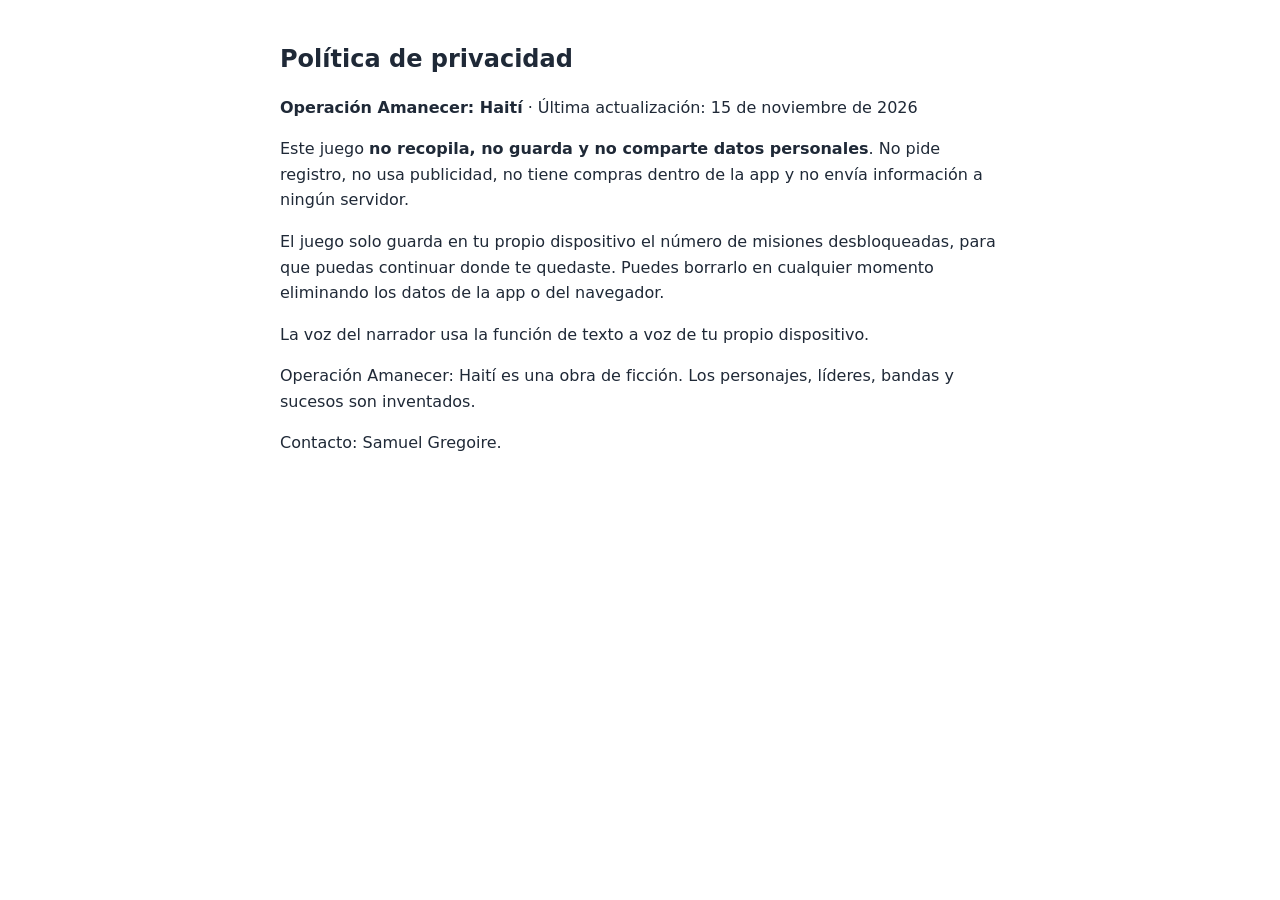
<file: operacion-amanecer/privacidad.html>
<!DOCTYPE html>
<html lang="es"><head><meta charset="utf-8"><meta name="viewport" content="width=device-width,initial-scale=1">
<title>Política de privacidad – Operación Amanecer: Haití</title>
<style>body{font-family:system-ui,sans-serif;max-width:720px;margin:0 auto;padding:24px;line-height:1.6;color:#1f2937}h1{font-size:24px}</style></head>
<body>
<h1>Política de privacidad</h1>
<p><b>Operación Amanecer: Haití</b> · Última actualización: 15 de noviembre de 2026</p>
<p>Este juego <b>no recopila, no guarda y no comparte datos personales</b>. No pide registro, no usa publicidad, no tiene compras dentro de la app y no envía información a ningún servidor.</p>
<p>El juego solo guarda en tu propio dispositivo el número de misiones desbloqueadas, para que puedas continuar donde te quedaste. Puedes borrarlo en cualquier momento eliminando los datos de la app o del navegador.</p>
<p>La voz del narrador usa la función de texto a voz de tu propio dispositivo.</p>
<p>Operación Amanecer: Haití es una obra de ficción. Los personajes, líderes, bandas y sucesos son inventados.</p>
<p>Contacto: Samuel Gregoire.</p>
</body></html>
</file>
<file: style.css>
/* === Variables de Color === */
:root {
    --primary: #2c3e50;
    --secondary: #3498db;
    --accent: #e74c3c;
    --text: #2c3e50;
    --text-light: #7f8c8d;
    --bg: #ecf0f1;
    --white: #ffffff;
    --shadow: 0 2px 10px rgba(0, 0, 0, 0.1);
}

/* === Reset === */
* {
    margin: 0;
    padding: 0;
    box-sizing: border-box;
}

html {
    scroll-behavior: smooth;
}

body {
    font-family: 'Segoe UI', Tahoma, Geneva, Verdana, sans-serif;
    line-height: 1.6;
    color: var(--text);
    background-color: var(--white);
}

/* === Container === */
.container {
    max-width: 1200px;
    margin: 0 auto;
    padding: 0 20px;
}

/* === Navegación === */
.navbar {
    background: var(--primary);
    color: var(--white);
    padding: 1rem 0;
    position: sticky;
    top: 0;
    z-index: 1000;
    box-shadow: var(--shadow);
}

.navbar .container {
    display: flex;
    justify-content: space-between;
    align-items: center;
}

.logo {
    font-size: 1.8rem;
    font-weight: bold;
    color: var(--secondary);
}

.nav-links {
    display: flex;
    list-style: none;
    gap: 2rem;
}

.nav-links a {
    color: var(--white);
    text-decoration: none;
    transition: color 0.3s ease;
    font-weight: 500;
}

.nav-links a:hover {
    color: var(--secondary);
}

/* === Botones === */
.btn {
    display: inline-block;
    padding: 0.75rem 1.5rem;
    border: none;
    border-radius: 5px;
    text-decoration: none;
    cursor: pointer;
    transition: all 0.3s ease;
    font-weight: 600;
}

.btn-primary {
    background: var(--secondary);
    color: var(--white);
}

.btn-primary:hover {
    background: #2980b9;
    transform: translateY(-2px);
    box-shadow: var(--shadow);
}

.btn-small {
    padding: 0.5rem 1rem;
    font-size: 0.9rem;
    background: var(--secondary);
    color: var(--white);
}

.btn-small:hover {
    background: #2980b9;
}

/* === Sección Hero === */
.hero {
    background: linear-gradient(135deg, var(--primary), var(--secondary));
    color: var(--white);
    padding: 100px 0;
    text-align: center;
}

.hero-content h1 {
    font-size: 3rem;
    margin-bottom: 1rem;
    line-height: 1.2;
}

.hero-content p {
    font-size: 1.3rem;
    margin-bottom: 2rem;
    opacity: 0.9;
}

/* === Secciones Generales === */
section {
    padding: 80px 0;
}

section h2 {
    font-size: 2.5rem;
    margin-bottom: 1rem;
    color: var(--primary);
    text-align: center;
}

.section-subtitle {
    text-align: center;
    color: var(--text-light);
    font-size: 1.1rem;
    margin-bottom: 3rem;
}

/* === Sección Sobre === */
.about {
    background: var(--white);
}

.about-content {
    display: grid;
    grid-template-columns: 1fr 1fr;
    gap: 3rem;
    align-items: center;
}

.about-text p {
    margin-bottom: 1.5rem;
    font-size: 1.05rem;
    line-height: 1.8;
}

.about-text strong {
    color: var(--secondary);
}

.about-highlights {
    display: grid;
    gap: 1.5rem;
}

.highlight-box {
    background: var(--bg);
    padding: 2rem;
    border-radius: 8px;
    text-align: center;
    border-left: 4px solid var(--secondary);
}

.highlight-box h3 {
    color: var(--secondary);
    font-size: 1.8rem;
    margin-bottom: 0.5rem;
}

.highlight-box p {
    color: var(--text-light);
}

/* === Sección Portafolio === */
.portfolio {
    background: var(--bg);
}

.portfolio-grid {
    display: grid;
    grid-template-columns: repeat(auto-fit, minmax(320px, 1fr));
    gap: 2rem;
}

.portfolio-card {
    background: var(--white);
    padding: 2rem;
    border-radius: 8px;
    box-shadow: var(--shadow);
    transition: transform 0.3s ease, box-shadow 0.3s ease;
    height: 100%;
    display: flex;
    flex-direction: column;
}

.portfolio-card:hover {
    transform: translateY(-5px);
    box-shadow: 0 5px 20px rgba(0, 0, 0, 0.15);
}

.portfolio-card h3 {
    color: var(--primary);
    margin-bottom: 0.5rem;
    font-size: 1.3rem;
}

.portfolio-card .category {
    color: var(--secondary);
    font-weight: 600;
    font-size: 0.9rem;
    margin-bottom: 1rem;
}

.portfolio-card p {
    color: var(--text-light);
    margin-bottom: 1.5rem;
    flex-grow: 1;
}

/* === Sección Blog === */
.blog {
    background: var(--white);
}

.blog-grid {
    display: grid;
    grid-template-columns: repeat(auto-fit, minmax(300px, 1fr));
    gap: 2rem;
}

.blog-post {
    background: var(--bg);
    padding: 2rem;
    border-radius: 8px;
    transition: all 0.3s ease;
}

.blog-post:hover {
    background: var(--white);
    box-shadow: var(--shadow);
}

.blog-post h3 {
    color: var(--primary);
    margin-bottom: 0.5rem;
}

.post-date {
    color: var(--secondary);
    font-weight: 600;
    font-size: 0.9rem;
    margin-bottom: 1rem;
}

.blog-post p {
    color: var(--text-light);
    margin-bottom: 1rem;
}

.read-more {
    color: var(--secondary);
    text-decoration: none;
    font-weight: 600;
    transition: color 0.3s ease;
}

.read-more:hover {
    color: var(--primary);
}

/* === Sección Recursos === */
.recursos {
    background: var(--bg);
}

.recursos-grid {
    display: grid;
    grid-template-columns: repeat(auto-fit, minmax(250px, 1fr));
    gap: 2rem;
}

.recurso-item {
    background: var(--white);
    padding: 2rem;
    border-radius: 8px;
    text-align: center;
    box-shadow: var(--shadow);
}

.recurso-item h3 {
    color: var(--primary);
    margin-bottom: 1rem;
    font-size: 1.3rem;
}

.recurso-item p {
    color: var(--text-light);
}

/* === Sección Contacto === */
.contact {
    background: var(--white);
}

.contact-content {
    display: grid;
    grid-template-columns: 1fr 1fr;
    gap: 3rem;
    margin-top: 3rem;
}

.contact-info {
    display: grid;
    gap: 2rem;
}

.contact-item {
    background: var(--bg);
    padding: 2rem;
    border-radius: 8px;
}

.contact-item h4 {
    color: var(--primary);
    margin-bottom: 0.5rem;
}

.contact-item p {
    color: var(--text-light);
}

.contact-item a {
    color: var(--secondary);
    text-decoration: none;
    font-weight: 600;
}

.contact-item a:hover {
    text-decoration: underline;
}

/* === Formulario === */
.contact-form {
    display: grid;
    gap: 1.5rem;
}

.form-group {
    display: grid;
}

.form-group label {
    font-weight: 600;
    margin-bottom: 0.5rem;
    color: var(--primary);
}

.form-group input,
.form-group textarea {
    padding: 0.75rem;
    border: 1px solid #ddd;
    border-radius: 5px;
    font-family: inherit;
    font-size: 1rem;
}

.form-group input:focus,
.form-group textarea:focus {
    outline: none;
    border-color: var(--secondary);
    box-shadow: 0 0 0 3px rgba(52, 152, 219, 0.1);
}

/* === Footer === */
.footer {
    background: var(--primary);
    color: var(--white);
    text-align: center;
    padding: 3rem 0;
}

.footer p {
    margin-bottom: 0.5rem;
}

/* === Responsive === */
@media (max-width: 768px) {
    .nav-links {
        gap: 1rem;
        font-size: 0.9rem;
    }

    .hero-content h1 {
        font-size: 2rem;
    }

    .hero-content p {
        font-size: 1.1rem;
    }

    .about-content,
    .contact-content {
        grid-template-columns: 1fr;
    }

    section h2 {
        font-size: 2rem;
    }

    .portfolio-grid,
    .blog-grid,
    .recursos-grid {
        grid-template-columns: 1fr;
    }
}

@media (max-width: 480px) {
    .navbar .container {
        flex-direction: column;
        gap: 1rem;
    }

    .nav-links {
        flex-direction: column;
        gap: 0.5rem;
        font-size: 0.85rem;
    }

    .hero-content h1 {
        font-size: 1.5rem;
    }

    .hero {
        padding: 50px 0;
    }

    section {
        padding: 50px 0;
    }

    .logo {
        font-size: 1.3rem;
    }
}
</file>
